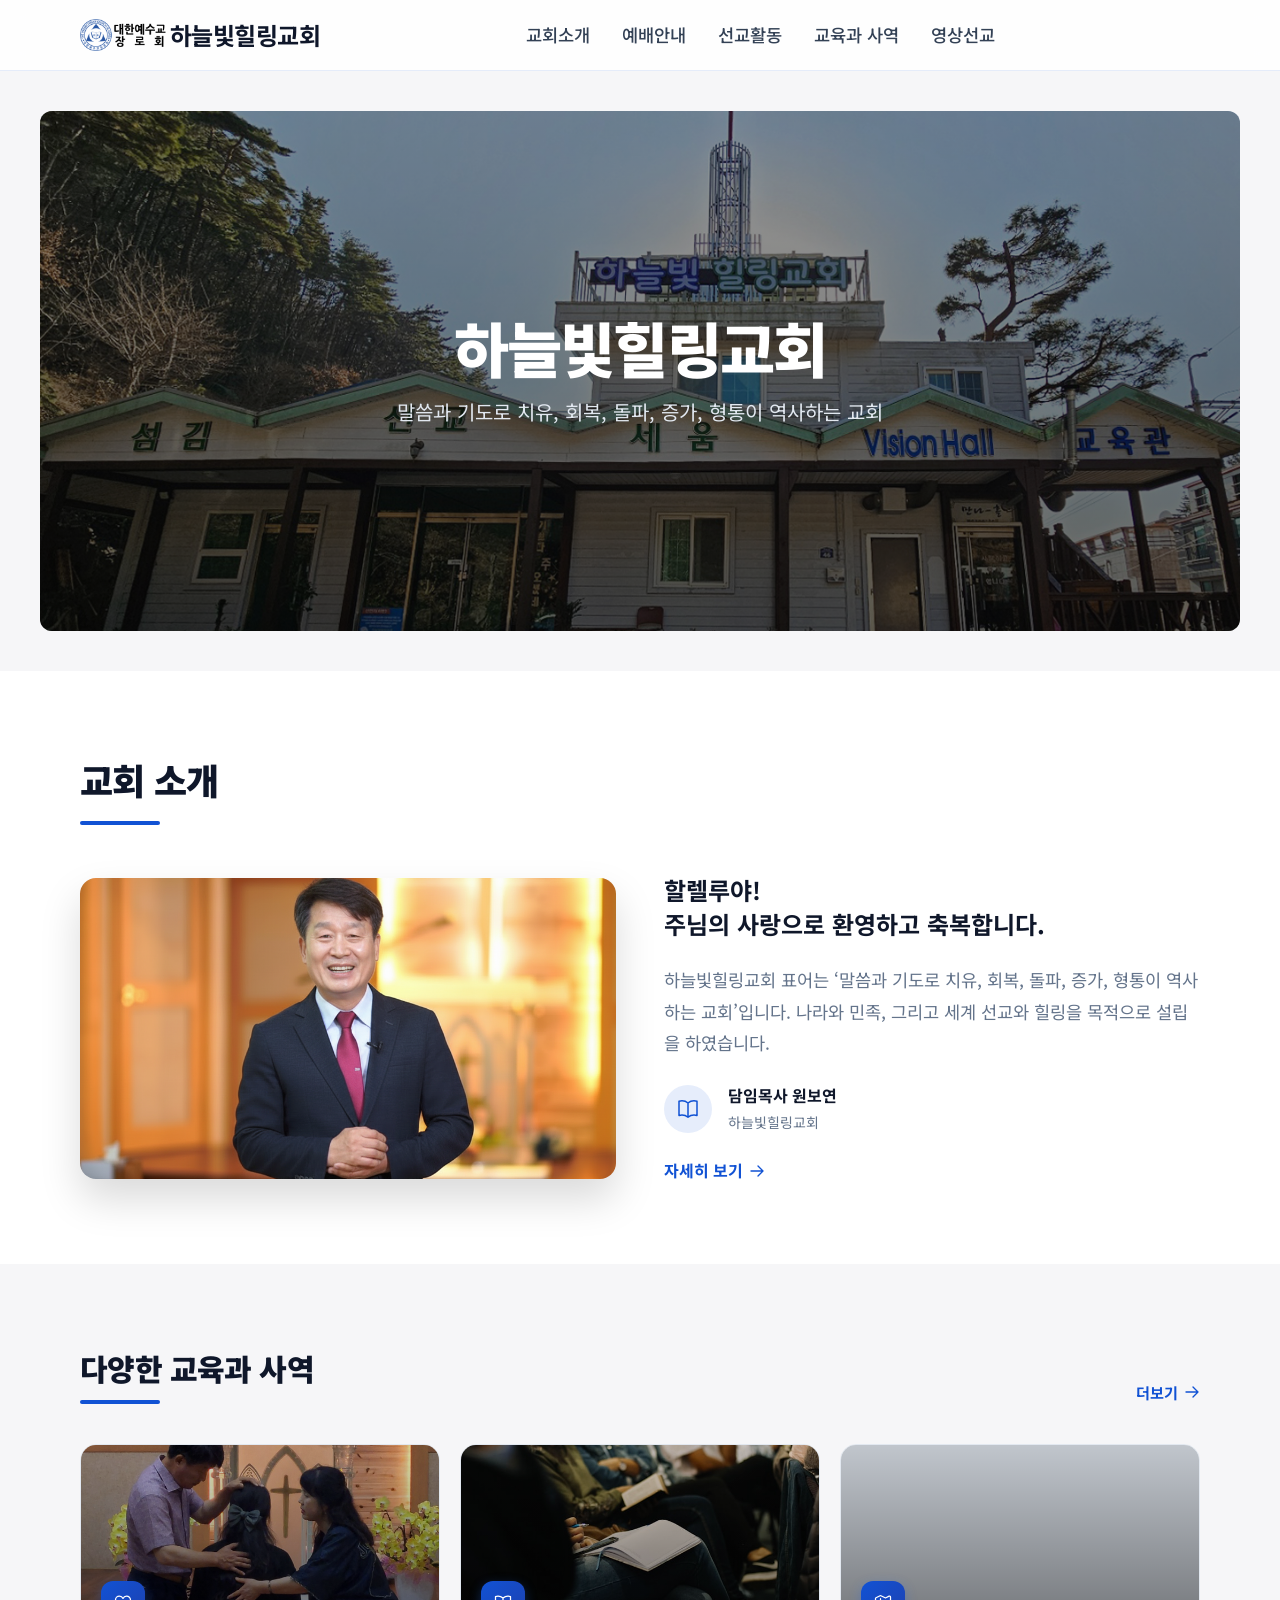
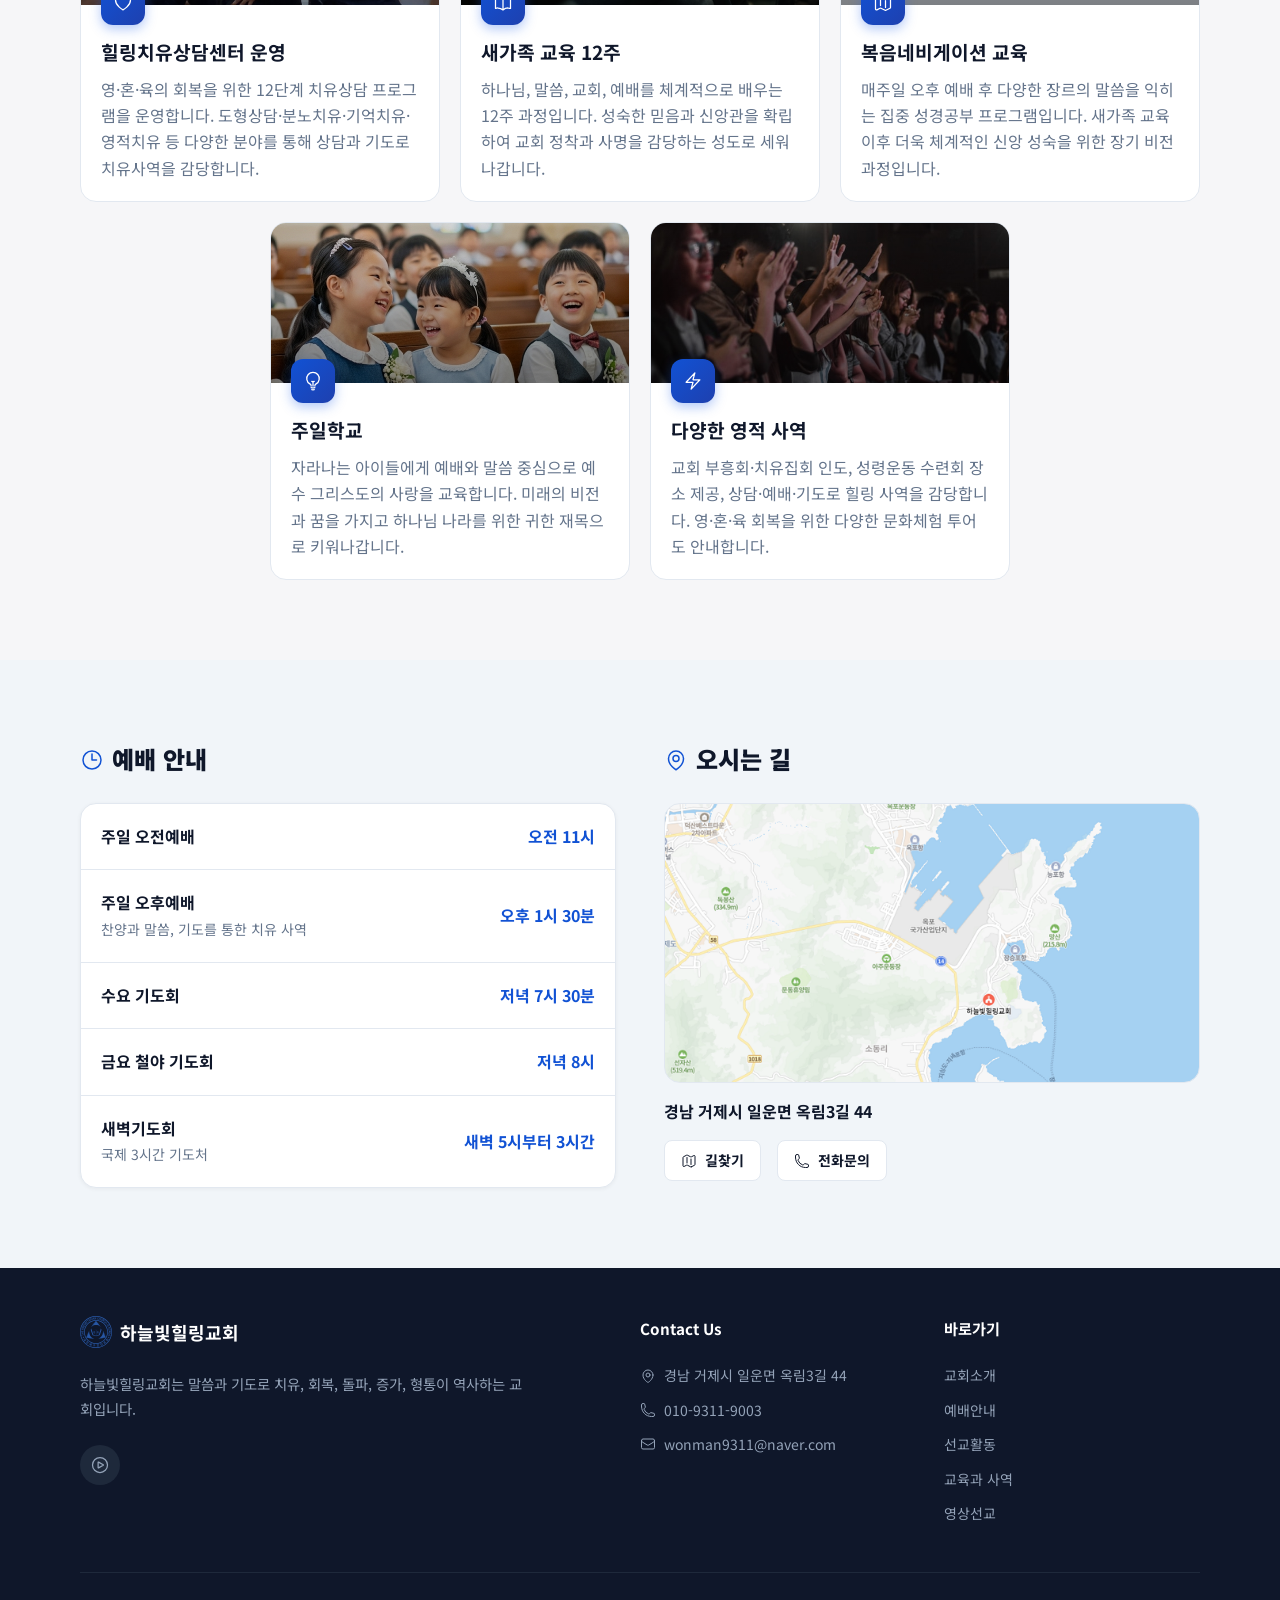
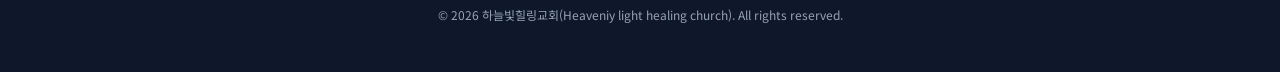
<file: index.html>
<!DOCTYPE html>
<html lang="ko">
<head>
  <meta charset="UTF-8" />
  <meta name="viewport" content="width=device-width, initial-scale=1.0" />
  <meta http-equiv="X-UA-Compatible" content="IE=edge">
  <title>하늘빛힐링교회</title>
  <meta name="description" content="거제 하늘빛힐링교회입니다. 주님의 사랑으로 환영하고 축복합니다.">
  <meta name="keywords" content="거제교회, 12단계 치유상담, 복음네비게이션, 부흥회, 세계선교">
  <meta name="author" content="하늘빛힐링교회">
  <meta name="robots" content="index, follow, max-snippet:-1, max-image-preview:large, max-video-preview:-1">
  <link rel="canonical" href="https://hlhc.co.kr/index.html">
  
  <!-- 오픈 그래프 태그 (소셜 미디어) -->
   <meta property="og:locale" content="ko_KR">
   <meta property="og:type" content="website">
   <meta property="og:title" content="하늘빛힐링교회">
   <meta property="og:description" content="거제 하늘빛힐링교회입니다. 주님의 사랑으로 환영하고 축복합니다.">
   <meta property="og:url" content="https://hlhc.co.kr/index.html">
   <meta property="og:site_name" content="하늘빛힐링교회">
  
   <!-- 보안 헤더 -->
   <meta http-equiv="X-Content-Type-Options" content="nosniff">
   <meta http-equiv="X-Frame-Options" content="SAMEORIGIN">
   <meta http-equiv="X-XSS-Protection" content="1; mode=block">

  <link rel="stylesheet" href="style.css" />
  <style>
    .mp-grid {
      display: grid;
      gap: 1.25rem;
      grid-template-columns: 1fr;
    }
    @media (min-width: 640px) {
      .mp-grid { grid-template-columns: repeat(2, 1fr); }
    }
    @media (min-width: 1024px) {
      .mp-grid { grid-template-columns: repeat(6, 1fr); }
      .mp-card:nth-child(1) { grid-column: span 2; }
      .mp-card:nth-child(2) { grid-column: span 2; }
      .mp-card:nth-child(3) { grid-column: span 2; }
      .mp-card:nth-child(4) { grid-column: 2 / span 2; }
      .mp-card:nth-child(5) { grid-column: 4 / span 2; }
    }
    .mp-card {
      background-color: var(--surface);
      border: 1px solid var(--border);
      border-radius: 1rem;
      overflow: hidden;
      display: flex;
      flex-direction: column;
      transition: transform 0.2s, box-shadow 0.2s;
    }
    .mp-card:hover { transform: translateY(-4px); box-shadow: 0 8px 24px rgba(0,0,0,0.1); }
    .mp-thumb {
      position: relative;
      height: 160px;
      background-size: cover;
      background-position: center;
      background-color: var(--slate-200);
    }
    .mp-thumb-overlay {
      position: absolute;
      inset: 0;
      background: linear-gradient(to bottom, rgba(0,0,0,0.15) 0%, rgba(0,0,0,0.45) 100%);
    }
    .mp-icon {
      position: absolute;
      bottom: -1.25rem;
      left: 1.25rem;
      width: 2.75rem;
      height: 2.75rem;
      border-radius: 0.75rem;
      background: linear-gradient(135deg, var(--primary) 0%, #1e40af 100%);
      color: #fff;
      display: flex;
      align-items: center;
      justify-content: center;
      box-shadow: 0 4px 12px rgba(37,99,235,0.35);
    }
    .mp-icon svg { width: 1.25rem; height: 1.25rem; }
    .mp-body { padding: 2rem 1.25rem 1.25rem; flex: 1; display: flex; flex-direction: column; gap: 0.5rem; }
    .mp-body h4 { font-size: 1.2rem; font-weight: 700; color: var(--fg); }
    .mp-body p { font-size: 1rem; color: var(--fg-muted); line-height: 1.65; flex: 1; }
    .mp-link {
      display: inline-flex;
      align-items: center;
      gap: 0.3rem;
      font-size: 0.85rem;
      font-weight: 700;
      color: var(--primary);
      margin-top: 0.25rem;
    }
    .mp-link svg { width: 0.9rem; height: 0.9rem; }
  </style>
</head>
<body>

<!-- ===== HEADER ===== -->
<header class="site-header" id="site-header"></header>

<main>

  <!-- ===== HERO ===== -->
  <div class="hero-wrapper">
    <div class="hero" style="background-image: url('./source/church.png');">
      <div class="hero-overlay"></div>
      <div class="hero-content">
        <h1>하늘빛힐링교회</h1>
        <p>말씀과 기도로 치유, 회복, 돌파, 증가, 형통이 역사하는 교회</p>
      </div>
    </div>
  </div>

  <!-- ===== ABOUT PREVIEW ===== -->
  <section class="section bg-surface">
    <div class="section-inner">
      <div class="section-header">
        <h3>교회 소개</h3>
        <div class="section-header-bar"></div>
      </div>
      <div class="about-grid">
        <div class="about-img anim from-left"
          style="background-image: url('./source/won.png');"></div>
        <div class="about-text anim from-right anim-delay-2">
          <h4>할렐루야!<br>주님의 사랑으로 환영하고 축복합니다.</h4>
          <p>하늘빛힐링교회 표어는 ‘말씀과 기도로 치유, 회복, 돌파, 증가, 형통이 역사하는 교회’입니다. 나라와 민족, 그리고 세계 선교와 힐링을 목적으로 설립을 하였습니다.</p>
          <div class="pastor-info">
            <div class="pastor-icon">
              <svg xmlns="http://www.w3.org/2000/svg" fill="none" viewBox="0 0 24 24" stroke-width="1.5" stroke="currentColor">
                <path stroke-linecap="round" stroke-linejoin="round" d="M12 6.042A8.967 8.967 0 006 3.75c-1.052 0-2.062.18-3 .512v14.25A8.987 8.987 0 016 18c2.305 0 4.408.867 6 2.292m0-14.25a8.966 8.966 0 016-2.292c1.052 0 2.062.18 3 .512v14.25A8.987 8.987 0 0018 18a8.967 8.967 0 00-6 2.292m0-14.25v14.25" />
              </svg>
            </div>
            <div>
              <strong>담임목사 원보연</strong>
              <span>하늘빛힐링교회</span>
            </div>
          </div>
          <div>
            <a href="about.html" style="display:inline-flex;align-items:center;gap:.35rem;color:var(--primary);font-weight:700;">
              자세히 보기
              <svg xmlns="http://www.w3.org/2000/svg" width="16" height="16" fill="none" viewBox="0 0 24 24" stroke-width="2" stroke="currentColor"><path stroke-linecap="round" stroke-linejoin="round" d="M13.5 4.5L21 12m0 0l-7.5 7.5M21 12H3" /></svg>
            </a>
          </div>
        </div>
      </div>
    </div>
  </section>

  <!-- ===== MINISTRY ===== -->
  <section class="section">
    <div class="section-inner">
      <div class="section-header-row">
        <div>
          <h3>다양한 교육과 사역</h3>
          <div class="section-header-bar" style="margin-top:.5rem;"></div>
        </div>
        <a href="ministry.html" style="display:flex;align-items:center;gap:.35rem;color:var(--primary);font-weight:700;font-size:.95rem;white-space:nowrap;">
          더보기
          <svg xmlns="http://www.w3.org/2000/svg" width="16" height="16" fill="none" viewBox="0 0 24 24" stroke-width="2" stroke="currentColor"><path stroke-linecap="round" stroke-linejoin="round" d="M13.5 4.5L21 12m0 0l-7.5 7.5M21 12H3" /></svg>
        </a>
      </div>

      <div class="mp-grid">

        <!-- 1. 힐링치유상담센터 -->
        <div class="mp-card anim">
          <div class="mp-thumb" style="background-image: url('./source/min01.png');">
            <div class="mp-thumb-overlay"></div>
            <div class="mp-icon">
              <svg xmlns="http://www.w3.org/2000/svg" fill="none" viewBox="0 0 24 24" stroke-width="1.5" stroke="currentColor"><path stroke-linecap="round" stroke-linejoin="round" d="M21 8.25c0-2.485-2.099-4.5-4.688-4.5-1.935 0-3.597 1.126-4.312 2.733-.715-1.607-2.377-2.733-4.313-2.733C5.1 3.75 3 5.765 3 8.25c0 7.22 9 12 9 12s9-4.78 9-12z" /></svg>
            </div>
          </div>
          <div class="mp-body">
            <h4>힐링치유상담센터 운영</h4>
            <p>영·혼·육의 회복을 위한 12단계 치유상담 프로그램을 운영합니다. 도형상담·분노치유·기억치유·영적치유 등 다양한 분야를 통해 상담과 기도로 치유사역을 감당합니다.</p>
            </div>
        </div>

        <!-- 2. 새가족 교육 -->
        <div class="mp-card anim anim-delay-1">
          <div class="mp-thumb" style="background-image: url('./source/min02.jpg');">
            <div class="mp-thumb-overlay"></div>
            <div class="mp-icon">
              <svg xmlns="http://www.w3.org/2000/svg" fill="none" viewBox="0 0 24 24" stroke-width="1.5" stroke="currentColor"><path stroke-linecap="round" stroke-linejoin="round" d="M12 6.042A8.967 8.967 0 006 3.75c-1.052 0-2.062.18-3 .512v14.25A8.987 8.987 0 016 18c2.305 0 4.408.867 6 2.292m0-14.25a8.966 8.966 0 016-2.292c1.052 0 2.062.18 3 .512v14.25A8.987 8.987 0 0118 18a8.967 8.967 0 00-6 2.292m0-14.25v14.25" /></svg>
            </div>
          </div>
          <div class="mp-body">
            <h4>새가족 교육 12주</h4>
            <p>하나님, 말씀, 교회, 예배를 체계적으로 배우는 12주 과정입니다. 성숙한 믿음과 신앙관을 확립하여 교회 정착과 사명을 감당하는 성도로 세워나갑니다.</p>
            </div>
        </div>

        <!-- 3. 복음네비게이션 -->
        <div class="mp-card anim anim-delay-2">
          <div class="mp-thumb" style="background-image: url('https://lh3.googleusercontent.com/aida-public/[base64]');">
            <div class="mp-thumb-overlay"></div>
            <div class="mp-icon">
              <svg xmlns="http://www.w3.org/2000/svg" fill="none" viewBox="0 0 24 24" stroke-width="1.5" stroke="currentColor"><path stroke-linecap="round" stroke-linejoin="round" d="M9 6.75V15m6-6v8.25m.503 3.498l4.875-2.437c.381-.19.622-.58.622-1.006V4.82c0-.836-.88-1.38-1.628-1.006l-3.869 1.934c-.317.159-.69.159-1.006 0L9.503 3.252a1.125 1.125 0 00-1.006 0L3.622 5.689C3.24 5.88 3 6.27 3 6.695V19.18c0 .836.88 1.38 1.628 1.006l3.869-1.934c.317-.159.69-.159 1.006 0l4.994 2.497c.317.158.69.158 1.006 0z" /></svg>
            </div>
          </div>
          <div class="mp-body">
            <h4>복음네비게이션 교육</h4>
            <p>매주일 오후 예배 후 다양한 장르의 말씀을 익히는 집중 성경공부 프로그램입니다. 새가족 교육 이후 더욱 체계적인 신앙 성숙을 위한 장기 비전 과정입니다.</p>
            </div>
        </div>

        <!-- 4. 주일학교 -->
        <div class="mp-card anim anim-delay-1">
          <div class="mp-thumb" style="background-image: url('./source/min04.jpeg');">
            <div class="mp-thumb-overlay"></div>
            <div class="mp-icon">
              <svg xmlns="http://www.w3.org/2000/svg" fill="none" viewBox="0 0 24 24" stroke-width="1.5" stroke="currentColor"><path stroke-linecap="round" stroke-linejoin="round" d="M12 18v-5.25m0 0a6.01 6.01 0 001.5-.189m-1.5.189a6.01 6.01 0 01-1.5-.189m3.75 7.478a12.06 12.06 0 01-4.5 0m3.75 2.383a14.406 14.406 0 01-3 0M14.25 18v-.192c0-.983.658-1.823 1.508-2.316a7.5 7.5 0 10-7.517 0c.85.493 1.509 1.333 1.509 2.316V18" /></svg>
            </div>
          </div>
          <div class="mp-body">
            <h4>주일학교</h4>
            <p>자라나는 아이들에게 예배와 말씀 중심으로 예수 그리스도의 사랑을 교육합니다. 미래의 비전과 꿈을 가지고 하나님 나라를 위한 귀한 재목으로 키워나갑니다.</p>
            </div>
        </div>

        <!-- 5. 다양한 영적 사역 -->
        <div class="mp-card anim anim-delay-2">
          <div class="mp-thumb" style="background-image: url('./source/min05.jpg');">
            <div class="mp-thumb-overlay"></div>
            <div class="mp-icon">
              <svg xmlns="http://www.w3.org/2000/svg" fill="none" viewBox="0 0 24 24" stroke-width="1.5" stroke="currentColor"><path stroke-linecap="round" stroke-linejoin="round" d="M3.75 13.5l10.5-11.25L12 10.5h8.25L9.75 21.75 12 13.5H3.75z" /></svg>
            </div>
          </div>
          <div class="mp-body">
            <h4>다양한 영적 사역</h4>
            <p>교회 부흥회·치유집회 인도, 성령운동 수련회 장소 제공, 상담·예배·기도로 힐링 사역을 감당합니다. 영·혼·육 회복을 위한 다양한 문화체험 투어도 안내합니다.</p>
            </div>
        </div>

      </div>
    </div>
  </section>

  <!-- ===== WORSHIP INFO ===== -->
  <section class="section bg-surface-2">
    <div class="section-inner">
      <div class="worship-grid">
        <div class="anim">
          <h3 class="worship-title">
            <svg xmlns="http://www.w3.org/2000/svg" fill="none" viewBox="0 0 24 24" stroke-width="1.5" stroke="currentColor"><path stroke-linecap="round" stroke-linejoin="round" d="M12 6v6h4.5m4.5 0a9 9 0 11-18 0 9 9 0 0118 0z" /></svg>
            예배 안내
          </h3>
          <div class="worship-table">
            <div class="worship-row">
              <div class="worship-row-left"><strong>주일 오전예배</strong></div>
              <span class="worship-time">오전 11시</span>
            </div>
            <div class="worship-row">
              <div class="worship-row-left"><strong>주일 오후예배</strong><span>찬양과 말씀, 기도를 통한 치유 사역</span></div>
              <span class="worship-time">오후 1시 30분</span>
            </div>
            <div class="worship-row">
              <div class="worship-row-left"><strong>수요 기도회</strong></div>
              <span class="worship-time">저녁 7시 30분</span>
            </div>
            <div class="worship-row">
              <div class="worship-row-left"><strong>금요 철야 기도회</strong></div>
              <span class="worship-time">저녁 8시</span>
            </div>
            <div class="worship-row">
              <div class="worship-row-left"><strong>새벽기도회</strong><span>국제 3시간 기도처</span></div>
              <span class="worship-time">새벽 5시부터 3시간</span>
            </div>
          </div>
        </div>
        <div class="anim anim-delay-2">
          <h3 class="worship-title">
            <svg xmlns="http://www.w3.org/2000/svg" fill="none" viewBox="0 0 24 24" stroke-width="1.5" stroke="currentColor"><path stroke-linecap="round" stroke-linejoin="round" d="M15 10.5a3 3 0 11-6 0 3 3 0 016 0z" /><path stroke-linecap="round" stroke-linejoin="round" d="M19.5 10.5c0 7.142-7.5 11.25-7.5 11.25S4.5 17.642 4.5 10.5a7.5 7.5 0 1115 0z" /></svg>
            오시는 길
          </h3>
          <div class="map-container" style="background-image: url('./source/map.png');">
          </div>
          <div class="address">
            <p class="address-line">경남 거제시 일운면 옥림3길 44</p>
            <div class="address-btns">
              <a href="https://map.naver.com/p/search/경남%20거제시%20일운면%20옥림3길%2044" target="_blank" class="btn-outline">
                <svg xmlns="http://www.w3.org/2000/svg" width="16" height="16" fill="none" viewBox="0 0 24 24" stroke-width="1.5" stroke="currentColor">
                  <path stroke-linecap="round" stroke-linejoin="round" d="M9 6.75V15m6-6v8.25m.503 3.498l4.875-2.437c.381-.19.622-.58.622-1.006V4.82c0-.836-.88-1.38-1.628-1.006l-3.869 1.934c-.317.159-.69.159-1.006 0L9.503 3.252a1.125 1.125 0 00-1.006 0L3.622 5.689C3.24 5.88 3 6.27 3 6.695V19.18c0 .836.88 1.38 1.628 1.006l3.869-1.934c.317-.159.69-.159 1.006 0l4.994 2.497c.317.158.69.158 1.006 0z" />
                </svg>
                길찾기
              </a>
              <a href="tel:010-9311-9003" class="btn-outline">
                <svg xmlns="http://www.w3.org/2000/svg" width="16" height="16" fill="none" viewBox="0 0 24 24" stroke-width="1.5" stroke="currentColor">
                  <path stroke-linecap="round" stroke-linejoin="round" d="M2.25 6.75c0 8.284 6.716 15 15 15h2.25a2.25 2.25 0 002.25-2.25v-1.372c0-.516-.351-.966-.852-1.091l-4.423-1.106c-.44-.11-.902.055-1.173.417l-.97 1.293c-.282.376-.769.542-1.21.38a12.035 12.035 0 01-7.143-7.143c-.162-.441.004-.928.38-1.21l1.293-.97c.363-.271.527-.734.417-1.173L6.963 3.102a1.125 1.125 0 00-1.091-.852H4.5A2.25 2.25 0 002.25 4.5v2.25z" />
                </svg>
                전화문의
              </a>
            </div>
          </div>
        </div>
      </div>
    </div>
  </section>

</main>

<!-- ===== FOOTER ===== -->
<footer class="site-footer" id="site-footer"></footer>

<script src="components.js"></script>
<script src="main.js"></script>
</body>
</html>
</file>
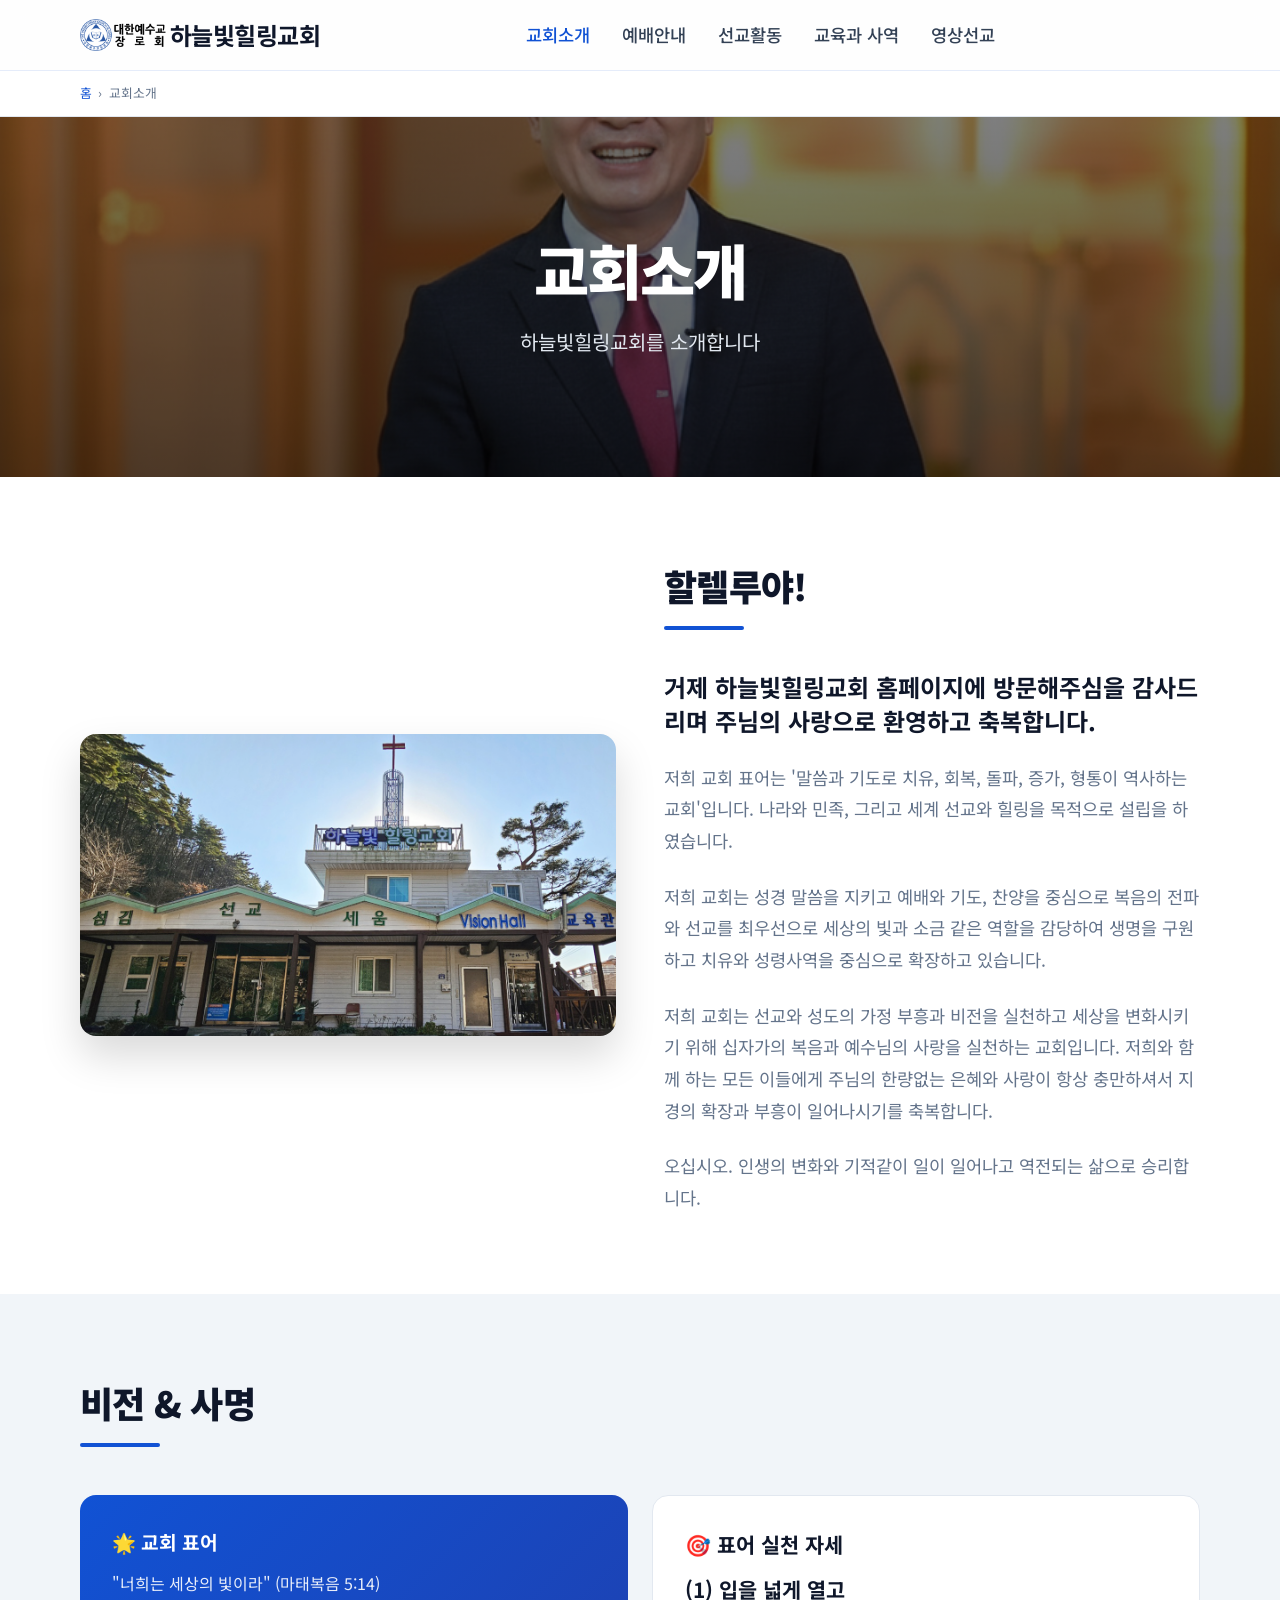
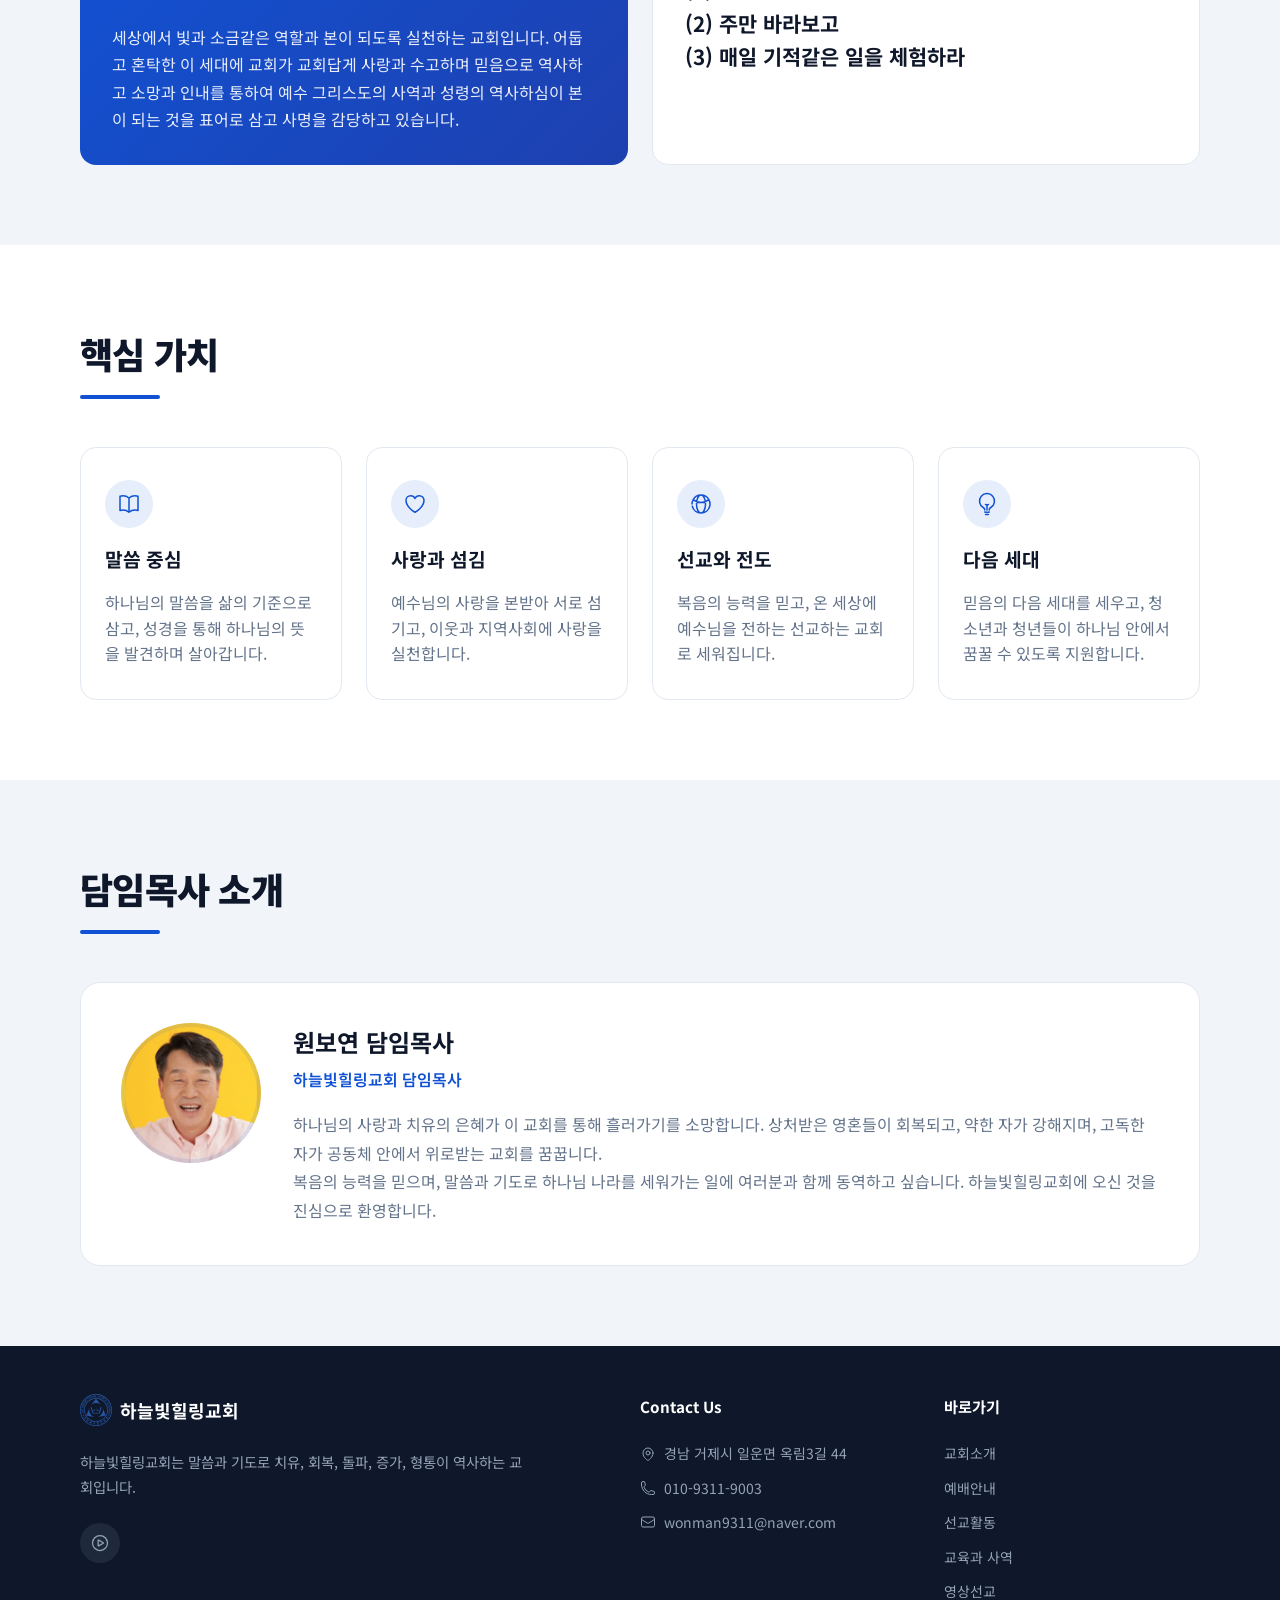
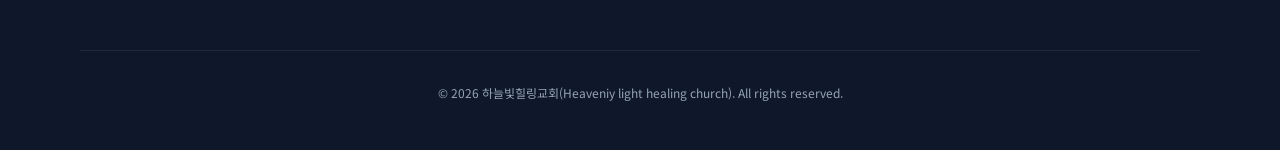
<file: about.html>
<!DOCTYPE html>
<html lang="ko">
<head>
  <meta charset="UTF-8" />
  <meta name="viewport" content="width=device-width, initial-scale=1.0" />
  <title>교회소개 | 하늘빛힐링교회</title>
  <link rel="stylesheet" href="style.css" />
  <style>
    .pastor-card {
      background-color: var(--surface);
      border: 1px solid var(--border);
      border-radius: 1.25rem;
      padding: 2.5rem;
      display: flex;
      gap: 2rem;
      align-items: flex-start;
      flex-wrap: wrap;
    }
    .pastor-photo {
      width: 140px;
      height: 140px;
      border-radius: 50%;
      background-color: var(--slate-200);
      background-size: cover;
      background-position: center;
      flex-shrink: 0;
      border: 4px solid var(--primary-light);
    }
    .pastor-body { flex: 1; min-width: 200px; }
    .pastor-body h4 { font-size: 1.5rem; font-weight: 700; color: var(--fg); margin-bottom: 0.25rem; }
    .pastor-body .pastor-role { color: var(--primary); font-weight: 600; margin-bottom: 1rem; }
    .pastor-body p { color: var(--fg-muted); line-height: 1.8; }
    .timeline { display: flex; flex-direction: column; gap: 0; }
    .timeline-item { display: flex; gap: 1.5rem; position: relative; padding-bottom: 2rem; }
    .timeline-item:last-child { padding-bottom: 0; }
    .timeline-left { display: flex; flex-direction: column; align-items: center; flex-shrink: 0; width: 60px; }
    .timeline-year { font-size: 0.8rem; font-weight: 700; color: var(--primary); white-space: nowrap; }
    .timeline-dot { width: 12px; height: 12px; border-radius: 50%; background-color: var(--primary); margin: 0.5rem 0; flex-shrink: 0; }
    .timeline-line { flex: 1; width: 2px; background-color: var(--border); }
    .timeline-item:last-child .timeline-line { display: none; }
    .timeline-content { padding-top: 0.2rem; }
    .timeline-content h5 { font-weight: 700; color: var(--fg); margin-bottom: 0.25rem; }
    .timeline-content p { font-size: 0.9rem; color: var(--fg-muted); line-height: 1.6; }
    .vision-cards { display: grid; gap: 1.5rem; }
    @media (min-width: 768px) { .vision-cards { grid-template-columns: 1fr 1fr; } }
    .vision-card {
      background: linear-gradient(135deg, var(--primary) 0%, #1e40af 100%);
      color: #fff;
      border-radius: 1rem;
      padding: 2rem;
    }
    .vision-card h4 { font-size: 1.2rem; font-weight: 700; margin-bottom: 0.75rem; }
    .vision-card p { font-size: 1rem; opacity: 0.9; line-height: 1.7; }
    .mission-card {
      background-color: var(--surface);
      border: 1px solid var(--border);
      border-radius: 1rem;
      padding: 2rem;
    }
    .mission-card h4 { font-size: 1.3rem; font-weight: 700; margin-bottom: 0.75rem; color: var(--fg); }
    .mission-card p { font-size: 1rem; color: var(--fg-muted); line-height: 1.7; }
  </style>
</head>
<body>

<!-- ===== HEADER ===== -->
<header class="site-header" id="site-header"></header>

<!-- Breadcrumb -->
<div class="breadcrumb">
  <a href="index.html">홈</a><span>›</span>교회소개
</div>

<main>

  <!-- ===== PAGE HERO ===== -->
  <div class="page-hero" style="background-image: url('./source/won.png');">
    <div class="page-hero-content hero-content">
      <h1>교회소개</h1>
      <p>하늘빛힐링교회를 소개합니다</p>
    </div>
  </div>

  <!-- ===== WELCOME ===== -->
  <section class="section bg-surface">
    <div class="section-inner">
      <div class="about-grid">
        <div class="about-img anim from-left"
          style="background-image: url('./source/church.png');"></div>
        <div class="about-text anim from-right anim-delay-2">
          <div class="section-header" style="margin-bottom:1rem;">
            <h3>할렐루야!</h3>
            <div class="section-header-bar"></div>
          </div>
          <h4>거제 하늘빛힐링교회 홈페이지에 방문해주심을 감사드리며 주님의 사랑으로 환영하고 축복합니다.</h4>
          <p>저희 교회 표어는 '말씀과 기도로 치유, 회복, 돌파, 증가, 형통이 역사하는 교회'입니다. 나라와 민족, 그리고 세계 선교와 힐링을 목적으로 설립을 하였습니다.</p>
          <p>저희 교회는 성경 말씀을 지키고 예배와 기도, 찬양을 중심으로 복음의 전파와 선교를 최우선으로 세상의 빛과 소금 같은 역할을 감당하여 생명을 구원하고 치유와 성령사역을 중심으로 확장하고 있습니다.</p>
          <p>저희 교회는 선교와 성도의 가정 부흥과 비전을 실천하고 세상을 변화시키기 위해 십자가의 복음과 예수님의 사랑을 실천하는 교회입니다. 저희와 함께 하는 모든 이들에게 주님의 한량없는 은혜와 사랑이 항상 충만하셔서 지경의 확장과 부흥이 일어나시기를 축복합니다.</p>
          <p>오십시오. 인생의 변화와 기적같이 일이 일어나고 역전되는 삶으로 승리합니다.</p>
        </div>
      </div>
    </div>
  </section>

  <!-- ===== VISION & MISSION ===== -->
  <section class="section bg-surface-2">
    <div class="section-inner">
      <div class="section-header anim">
        <h3>비전 &amp; 사명</h3>
        <div class="section-header-bar"></div>
      </div>
      <div class="vision-cards anim anim-delay-1">
        <div class="vision-card">
          <h4>🌟 교회 표어</h4>
          <p>"너희는 세상의 빛이라" (마태복음 5:14)<br><br>세상에서 빛과 소금같은 역할과 본이 되도록 실천하는 교회입니다. 어둡고 혼탁한 이 세대에 교회가 교회답게 사랑과 수고하며 믿음으로 역사하고 소망과 인내를 통하여 예수 그리스도의 사역과 성령의 역사하심이 본이 되는 것을 표어로 삼고 사명을 감당하고 있습니다.</p>
        </div>
        <div class="mission-card">
          <h4>🎯 표어 실천 자세</h4>
          <h4>
            (1) 입을 넓게 열고<br>
            (2) 주만 바라보고<br>
            (3) 매일 기적같은 일을 체험하라
          </h4>
        </div>
      </div>
    </div>
  </section>

  <!-- ===== CORE VALUES ===== -->
  <section class="section bg-surface">
    <div class="section-inner">
      <div class="section-header anim">
        <h3>핵심 가치</h3>
        <div class="section-header-bar"></div>
      </div>
      <div class="value-grid">
        <div class="value-card anim">
          <div class="value-icon">
            <svg xmlns="http://www.w3.org/2000/svg" fill="none" viewBox="0 0 24 24" stroke-width="1.5" stroke="currentColor"><path stroke-linecap="round" stroke-linejoin="round" d="M12 6.042A8.967 8.967 0 006 3.75c-1.052 0-2.062.18-3 .512v14.25A8.987 8.987 0 016 18c2.305 0 4.408.867 6 2.292m0-14.25a8.966 8.966 0 016-2.292c1.052 0 2.062.18 3 .512v14.25A8.987 8.987 0 0018 18a8.967 8.967 0 00-6 2.292m0-14.25v14.25" /></svg>
          </div>
          <h4>말씀 중심</h4>
          <p>하나님의 말씀을 삶의 기준으로 삼고, 성경을 통해 하나님의 뜻을 발견하며 살아갑니다.</p>
        </div>
        <div class="value-card anim anim-delay-1">
          <div class="value-icon">
            <svg xmlns="http://www.w3.org/2000/svg" fill="none" viewBox="0 0 24 24" stroke-width="1.5" stroke="currentColor"><path stroke-linecap="round" stroke-linejoin="round" d="M21 8.25c0-2.485-2.099-4.5-4.688-4.5-1.935 0-3.597 1.126-4.312 2.733-.715-1.607-2.377-2.733-4.313-2.733C5.1 3.75 3 5.765 3 8.25c0 7.22 9 12 9 12s9-4.78 9-12z" /></svg>
          </div>
          <h4>사랑과 섬김</h4>
          <p>예수님의 사랑을 본받아 서로 섬기고, 이웃과 지역사회에 사랑을 실천합니다.</p>
        </div>
        <div class="value-card anim anim-delay-2">
          <div class="value-icon">
            <svg xmlns="http://www.w3.org/2000/svg" fill="none" viewBox="0 0 24 24" stroke-width="1.5" stroke="currentColor"><path stroke-linecap="round" stroke-linejoin="round" d="M12 21a9.004 9.004 0 008.716-6.747M12 21a9.004 9.004 0 01-8.716-6.747M12 21c2.485 0 4.5-4.03 4.5-9S14.485 3 12 3m0 18c-2.485 0-4.5-4.03-4.5-9S9.515 3 12 3m0 0a8.997 8.997 0 017.843 4.582M12 3a8.997 8.997 0 00-7.843 4.582m15.686 0A11.953 11.953 0 0112 10.5c-2.998 0-5.74-1.1-7.843-2.918m15.686 0A8.959 8.959 0 0121 12c0 .778-.099 1.533-.284 2.253M3 12a8.959 8.959 0 011.284-4.418" /></svg>
          </div>
          <h4>선교와 전도</h4>
          <p>복음의 능력을 믿고, 온 세상에 예수님을 전하는 선교하는 교회로 세워집니다.</p>
        </div>
        <div class="value-card anim anim-delay-3">
          <div class="value-icon">
            <svg xmlns="http://www.w3.org/2000/svg" fill="none" viewBox="0 0 24 24" stroke-width="1.5" stroke="currentColor"><path stroke-linecap="round" stroke-linejoin="round" d="M12 18v-5.25m0 0a6.01 6.01 0 001.5-.189m-1.5.189a6.01 6.01 0 01-1.5-.189m3.75 7.478a12.06 12.06 0 01-4.5 0m3.75 2.383a14.406 14.406 0 01-3 0M14.25 18v-.192c0-.983.658-1.823 1.508-2.316a7.5 7.5 0 10-7.517 0c.85.493 1.509 1.333 1.509 2.316V18" /></svg>
          </div>
          <h4>다음 세대</h4>
          <p>믿음의 다음 세대를 세우고, 청소년과 청년들이 하나님 안에서 꿈꿀 수 있도록 지원합니다.</p>
        </div>
      </div>
    </div>
  </section>

  <!-- ===== PASTOR ===== -->
  <section class="section bg-surface-2">
    <div class="section-inner">
      <div class="section-header anim">
        <h3>담임목사 소개</h3>
        <div class="section-header-bar"></div>
      </div>
      <div class="pastor-card anim anim-delay-1">
        <div class="pastor-photo" style="background-image: url('./source/won1.png');"></div>
        <div class="pastor-body">
          <h4>원보연 담임목사</h4>
          <p class="pastor-role">하늘빛힐링교회 담임목사</p>
          <p>하나님의 사랑과 치유의 은혜가 이 교회를 통해 흘러가기를 소망합니다. 상처받은 영혼들이 회복되고, 약한 자가 강해지며, 고독한 자가 공동체 안에서 위로받는 교회를 꿈꿉니다.</p>
          <p>복음의 능력을 믿으며, 말씀과 기도로 하나님 나라를 세워가는 일에 여러분과 함께 동역하고 싶습니다. 하늘빛힐링교회에 오신 것을 진심으로 환영합니다.</p>
        </div>
      </div>
    </div>
  </section>

</main>

<!-- ===== FOOTER ===== -->
<footer class="site-footer" id="site-footer"></footer>

<script src="components.js"></script>
<script src="main.js"></script>
</body>
</html>
</file>
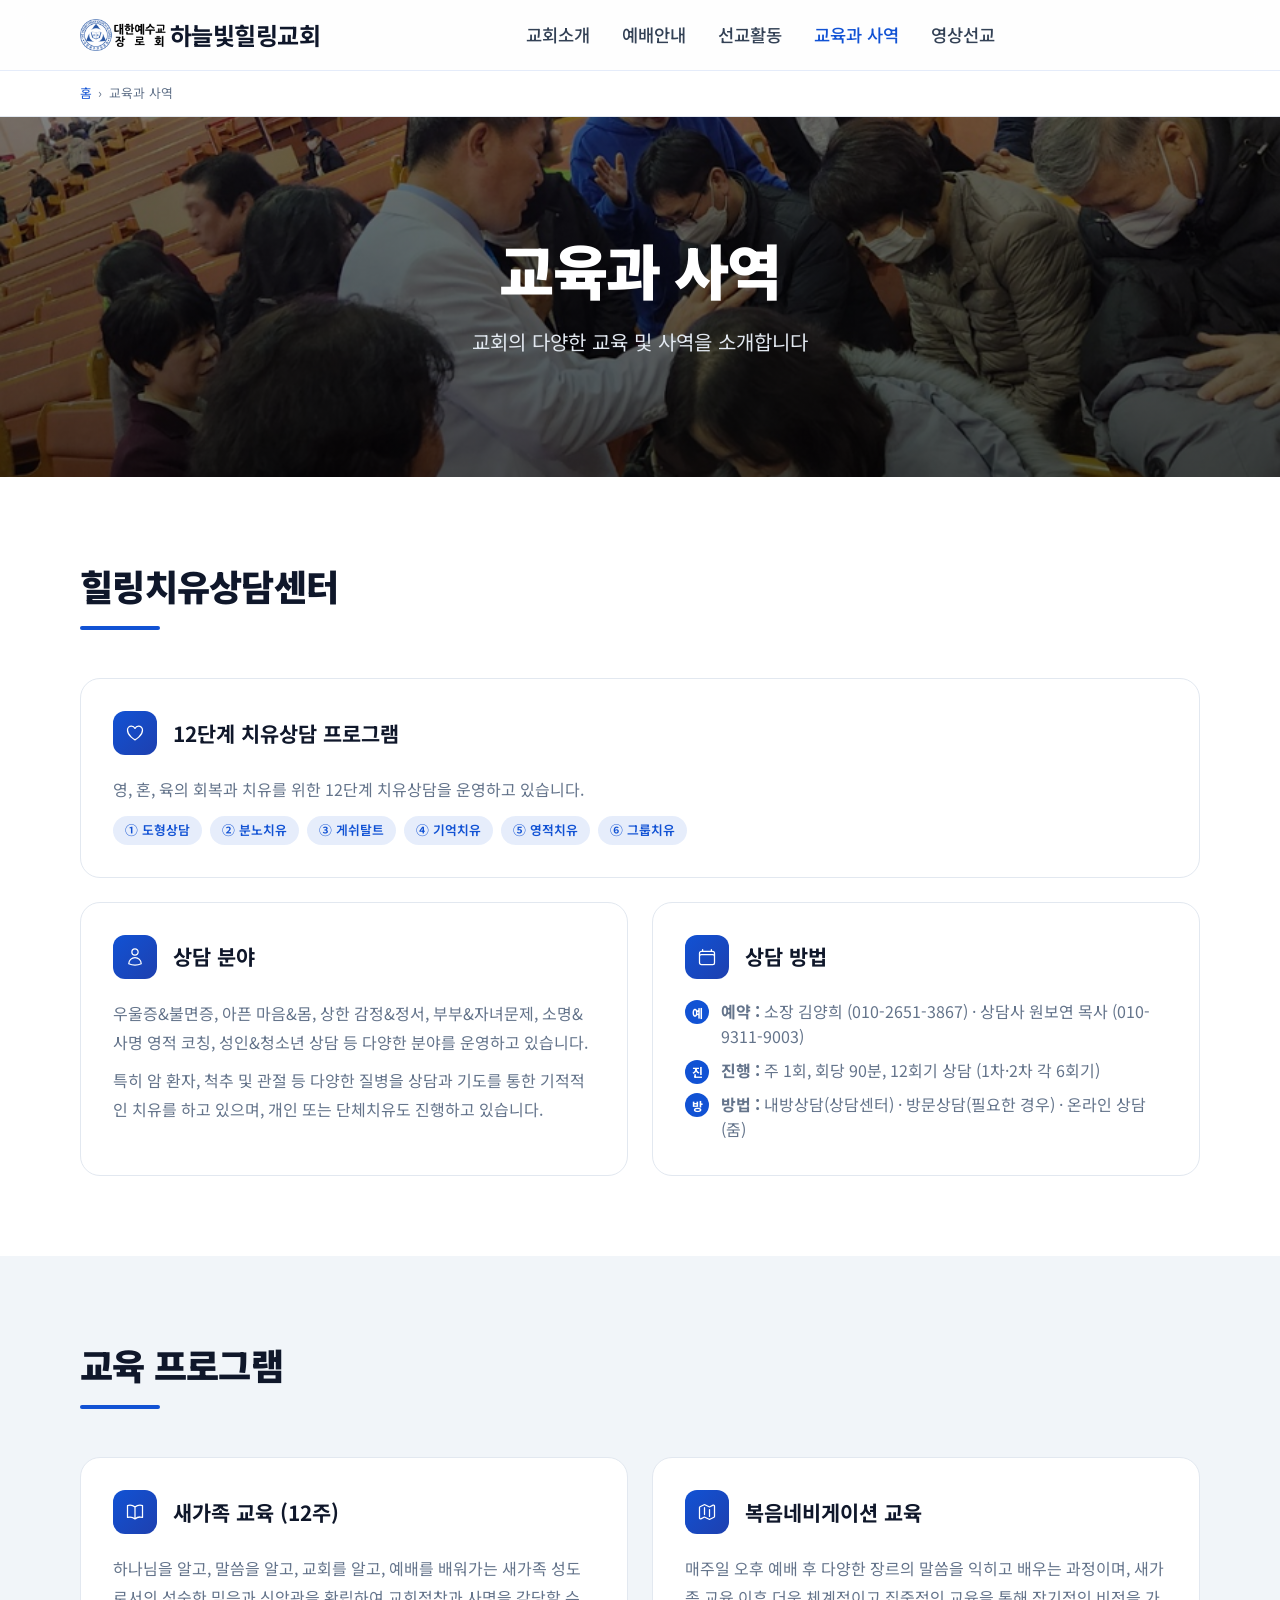
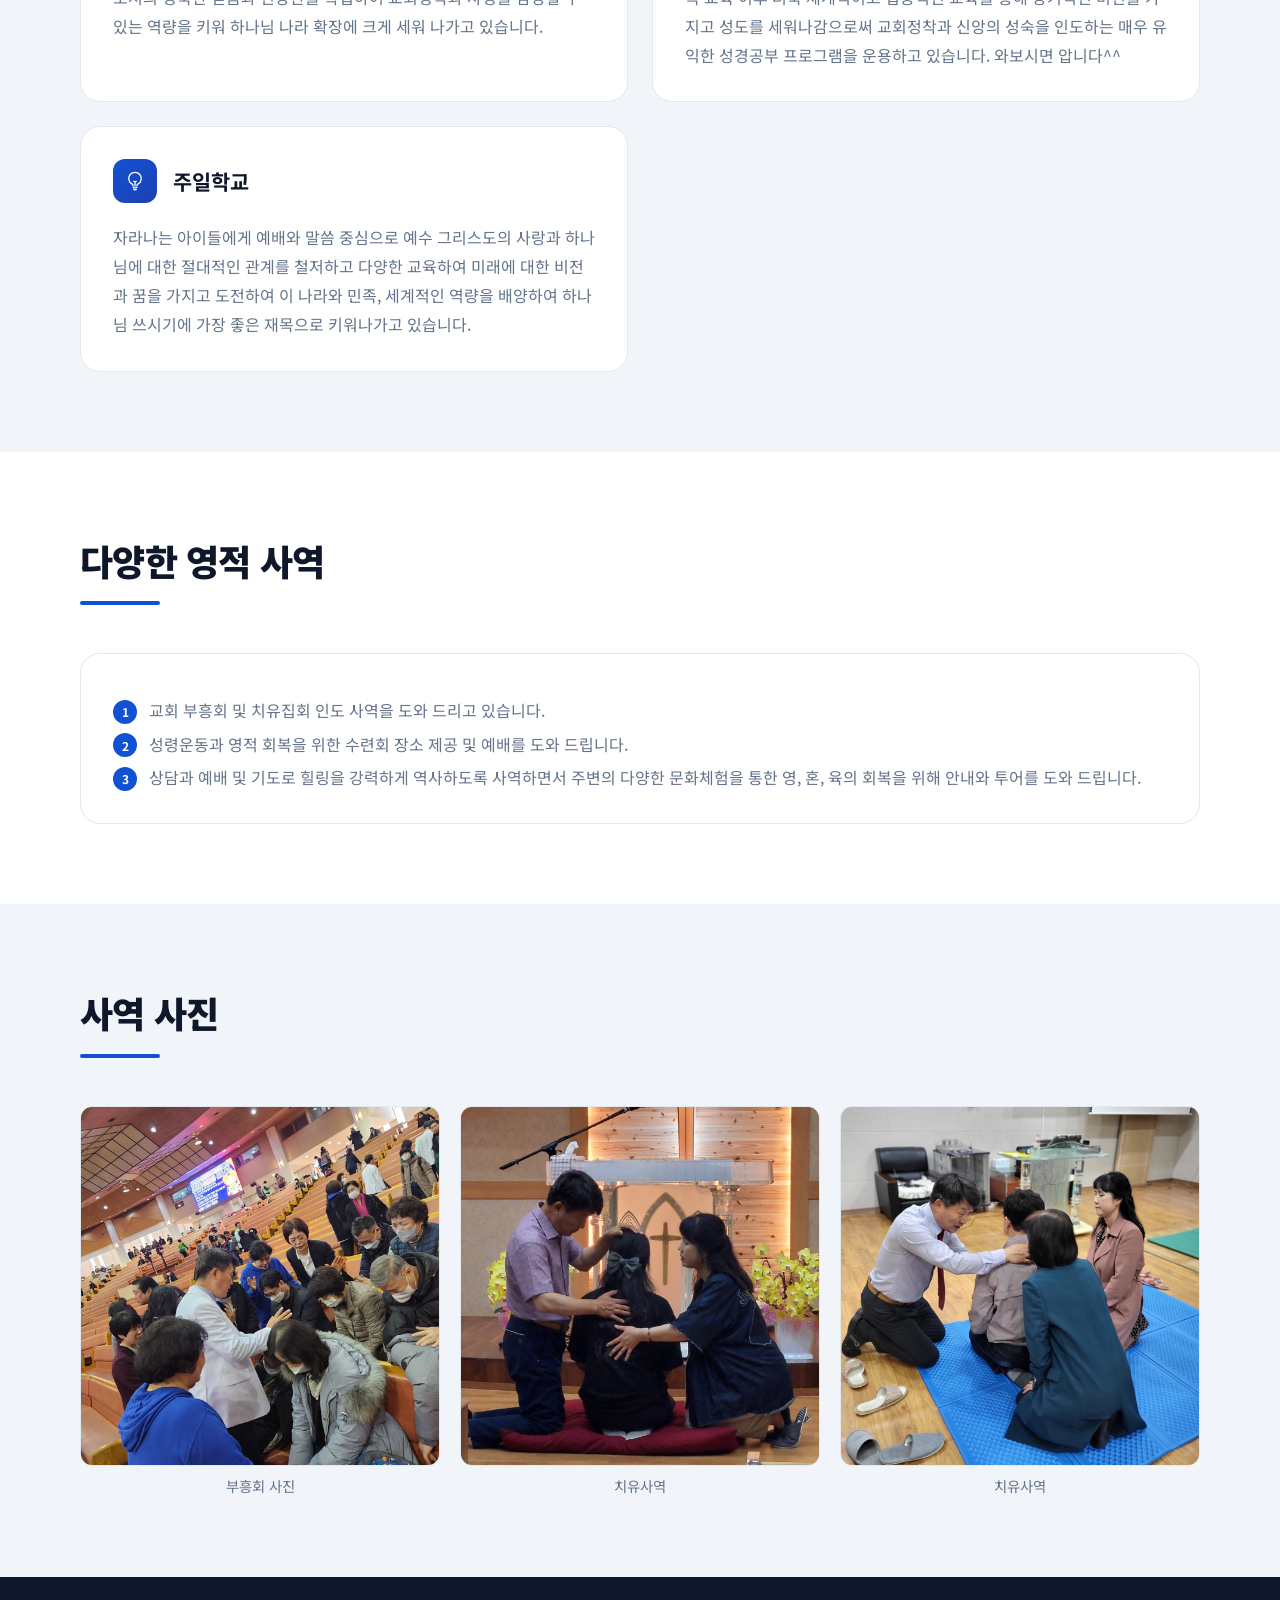
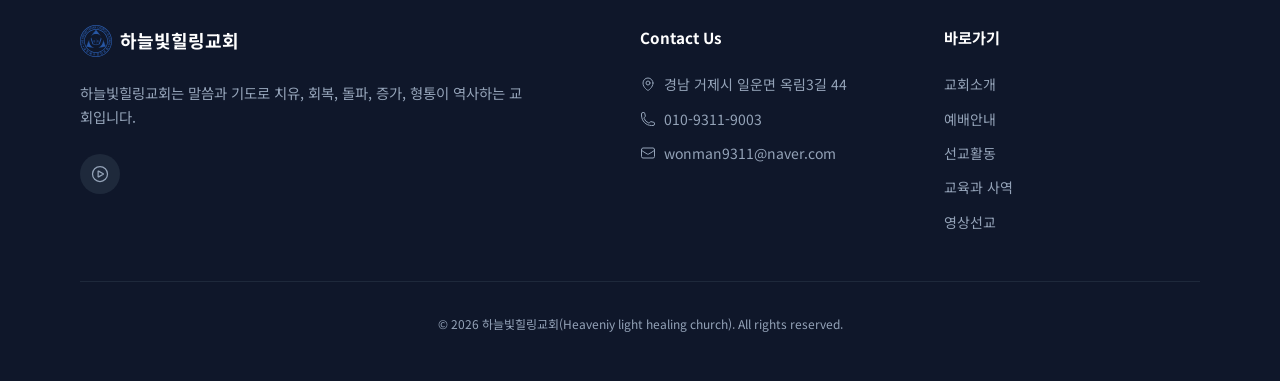
<file: ministry.html>
<!DOCTYPE html>
<html lang="ko">
<head>
  <meta charset="UTF-8" />
  <meta name="viewport" content="width=device-width, initial-scale=1.0" />
  <title>교육과 사역 | 하늘빛힐링교회</title>
  <link rel="stylesheet" href="style.css" />
  <style>
    .edu-card {
      background-color: var(--surface);
      border: 1px solid var(--border);
      border-radius: 1.25rem;
      padding: 2rem;
    }
    .edu-card-header {
      display: flex;
      align-items: center;
      gap: 1rem;
      margin-bottom: 1.25rem;
    }
    .edu-icon {
      width: 2.75rem;
      height: 2.75rem;
      border-radius: 0.75rem;
      background: linear-gradient(135deg, var(--primary) 0%, #1e40af 100%);
      color: #fff;
      display: flex;
      align-items: center;
      justify-content: center;
      flex-shrink: 0;
    }
    .edu-icon svg { width: 1.25rem; height: 1.25rem; }
    .edu-card-header h4 { font-size: 1.3rem; font-weight: 700; color: var(--fg); }
    .edu-card p { color: var(--fg-muted); line-height: 1.8; font-size: 1rem; margin-bottom: 0.6rem; }
    .edu-card p:last-child { margin-bottom: 0; }
    .edu-grid { display: grid; gap: 1.5rem; }
    @media (min-width: 768px) { .edu-grid { grid-template-columns: 1fr 1fr; } }
    .healing-table {
      background-color: var(--surface);
      border: 1px solid var(--border);
      border-radius: 1.25rem;
      overflow: hidden;
    }
    .healing-row {
      display: flex;
      justify-content: space-between;
      align-items: flex-start;
      padding: 1rem 1.5rem;
      border-bottom: 1px solid var(--border);
      gap: 1rem;
    }
    .healing-row:last-child { border-bottom: none; }
    .healing-row strong { color: var(--fg); font-weight: 600; font-size: 0.95rem; }
    .healing-row span { color: var(--fg-muted); font-size: 0.9rem; text-align: right; }
    .contact-info {
      background-color: var(--primary-light);
      border-left: 4px solid var(--primary);
      border-radius: 0 0.5rem 0.5rem 0;
      padding: 1rem 1.25rem;
      font-size: 0.9rem;
      color: var(--fg);
      margin-top: 1rem;
    }
    .contact-info strong { color: var(--primary); }
    .step-list { list-style: none; padding: 0; margin: 0.75rem 0 0; display: flex; flex-direction: column; gap: 0.5rem; }
    .step-list li {
      display: flex;
      align-items: flex-start;
      gap: 0.75rem;
      color: var(--fg-muted);
      font-size: 1rem;
      line-height: 1.6;
    }
    .step-num {
      width: 1.5rem;
      height: 1.5rem;
      border-radius: 50%;
      background-color: var(--primary);
      color: #fff;
      font-size: 0.75rem;
      font-weight: 700;
      display: flex;
      align-items: center;
      justify-content: center;
      flex-shrink: 0;
      margin-top: 0.1rem;
    }
    .tag-grid { display: flex; flex-wrap: wrap; gap: 0.5rem; margin-top: 0.75rem; }
    .tag {
      background-color: var(--primary-light);
      color: var(--primary);
      font-size: 0.8rem;
      font-weight: 600;
      padding: 0.25rem 0.75rem;
      border-radius: 9999px;
    }
  .photo-grid {
    display: grid;
    grid-template-columns: repeat(3, 1fr);
    gap: 1.25rem;
  }
  @media (max-width: 640px) {
    .photo-grid { grid-template-columns: repeat(1, 1fr); }
  }
  .photo-card {
    display: flex;
    flex-direction: column;
    gap: 0.6rem;
  }
  .photo-img-wrap {
    aspect-ratio: 1 / 1;
    overflow: hidden;
    border-radius: 0.75rem;
    border: 1px solid var(--border);
    background-color: var(--surface);
  }
  .photo-img-wrap img {
    width: 100%;
    height: 100%;
    object-fit: cover;
    display: block;
  }
  .photo-caption {
    font-size: 0.9rem;
    color: var(--fg-muted);
    text-align: center;
    line-height: 1.5;
  }
  </style>
</head>
<body>

<!-- ===== HEADER ===== -->
<header class="site-header" id="site-header"></header>

<!-- Breadcrumb -->
<div class="breadcrumb">
  <a href="index.html">홈</a><span>›</span>교육과 사역
</div>

<main>

  <!-- ===== PAGE HERO ===== -->
  <div class="page-hero" style="background-image: url('./source/hero-ministry.png');">
    <div class="page-hero-content hero-content">
      <h1>교육과 사역</h1>
      <p>교회의 다양한 교육 및 사역을 소개합니다</p>
    </div>
  </div>

  <!-- ===== HEALING CENTER ===== -->
  <section class="section bg-surface">
    <div class="section-inner">
      <div class="section-header anim">
        <h3>힐링치유상담센터</h3>
        <div class="section-header-bar"></div>
      </div>

      <div class="edu-card anim anim-delay-1" style="margin-bottom:1.5rem;">
        <div class="edu-card-header">
          <div class="edu-icon">
            <svg xmlns="http://www.w3.org/2000/svg" fill="none" viewBox="0 0 24 24" stroke-width="1.5" stroke="currentColor"><path stroke-linecap="round" stroke-linejoin="round" d="M21 8.25c0-2.485-2.099-4.5-4.688-4.5-1.935 0-3.597 1.126-4.312 2.733-.715-1.607-2.377-2.733-4.313-2.733C5.1 3.75 3 5.765 3 8.25c0 7.22 9 12 9 12s9-4.78 9-12z" /></svg>
          </div>
          <h4>12단계 치유상담 프로그램</h4>
        </div>
        <p>영, 혼, 육의 회복과 치유를 위한 12단계 치유상담을 운영하고 있습니다.</p>
        <div class="tag-grid">
          <span class="tag">① 도형상담</span>
          <span class="tag">② 분노치유</span>
          <span class="tag">③ 게쉬탈트</span>
          <span class="tag">④ 기억치유</span>
          <span class="tag">⑤ 영적치유</span>
          <span class="tag">⑥ 그룹치유</span>
        </div>
      </div>

      <div class="edu-grid">
        <div class="edu-card anim">
          <div class="edu-card-header">
            <div class="edu-icon">
              <svg xmlns="http://www.w3.org/2000/svg" fill="none" viewBox="0 0 24 24" stroke-width="1.5" stroke="currentColor"><path stroke-linecap="round" stroke-linejoin="round" d="M15.75 6a3.75 3.75 0 11-7.5 0 3.75 3.75 0 017.5 0zM4.501 20.118a7.5 7.5 0 0114.998 0A17.933 17.933 0 0112 21.75c-2.676 0-5.216-.584-7.499-1.632z" /></svg>
            </div>
            <h4>상담 분야</h4>
          </div>
          <p>우울증&amp;불면증, 아픈 마음&amp;몸, 상한 감정&amp;정서, 부부&amp;자녀문제, 소명&amp;사명 영적 코칭, 성인&amp;청소년 상담 등 다양한 분야를 운영하고 있습니다.</p>
          <p>특히 암 환자, 척추 및 관절 등 다양한 질병을 상담과 기도를 통한 기적적인 치유를 하고 있으며, 개인 또는 단체치유도 진행하고 있습니다.</p>
        </div>

        <div class="edu-card anim anim-delay-1">
          <div class="edu-card-header">
            <div class="edu-icon">
              <svg xmlns="http://www.w3.org/2000/svg" fill="none" viewBox="0 0 24 24" stroke-width="1.5" stroke="currentColor"><path stroke-linecap="round" stroke-linejoin="round" d="M6.75 3v2.25M17.25 3v2.25M3 18.75V7.5a2.25 2.25 0 012.25-2.25h13.5A2.25 2.25 0 0121 7.5v11.25m-18 0A2.25 2.25 0 005.25 21h13.5A2.25 2.25 0 0021 18.75m-18 0v-7.5A2.25 2.25 0 015.25 9h13.5A2.25 2.25 0 0121 11.25v7.5" /></svg>
            </div>
            <h4>상담 방법</h4>
          </div>
          <ul class="step-list">
            <li>
              <span class="step-num">예</span>
              <span><strong>예약 :</strong> 소장 김양희 (010-2651-3867) · 상담사 원보연 목사 (010-9311-9003)</span>
            </li>
            <li>
              <span class="step-num">진</span>
              <span><strong>진행 :</strong> 주 1회, 회당 90분, 12회기 상담 (1차·2차 각 6회기)</span>
            </li>
            <li>
              <span class="step-num">방</span>
              <span><strong>방법 :</strong> 내방상담(상담센터) · 방문상담(필요한 경우) · 온라인 상담(줌)</span>
            </li>
          </ul>
        </div>
      </div>
    </div>
  </section>

  <!-- ===== EDUCATION ===== -->
  <section class="section bg-surface-2">
    <div class="section-inner">
      <div class="section-header anim">
        <h3>교육 프로그램</h3>
        <div class="section-header-bar"></div>
      </div>
      <div class="edu-grid">

        <div class="edu-card anim">
          <div class="edu-card-header">
            <div class="edu-icon">
              <svg xmlns="http://www.w3.org/2000/svg" fill="none" viewBox="0 0 24 24" stroke-width="1.5" stroke="currentColor"><path stroke-linecap="round" stroke-linejoin="round" d="M12 6.042A8.967 8.967 0 006 3.75c-1.052 0-2.062.18-3 .512v14.25A8.987 8.987 0 016 18c2.305 0 4.408.867 6 2.292m0-14.25a8.966 8.966 0 016-2.292c1.052 0 2.062.18 3 .512v14.25A8.987 8.987 0 0018 18a8.967 8.967 0 00-6 2.292m0-14.25v14.25" /></svg>
            </div>
            <h4>새가족 교육 (12주)</h4>
          </div>
          <p>하나님을 알고, 말씀을 알고, 교회를 알고, 예배를 배워가는 새가족 성도로서의 성숙한 믿음과 신앙관을 확립하여 교회정착과 사명을 감당할 수 있는 역량을 키워 하나님 나라 확장에 크게 세워 나가고 있습니다.</p>
        </div>

        <div class="edu-card anim anim-delay-1">
          <div class="edu-card-header">
            <div class="edu-icon">
              <svg xmlns="http://www.w3.org/2000/svg" fill="none" viewBox="0 0 24 24" stroke-width="1.5" stroke="currentColor"><path stroke-linecap="round" stroke-linejoin="round" d="M9 6.75V15m6-6v8.25m.503 3.498l4.875-2.437c.381-.19.622-.58.622-1.006V4.82c0-.836-.88-1.38-1.628-1.006l-3.869 1.934c-.317.159-.69.159-1.006 0L9.503 3.252a1.125 1.125 0 00-1.006 0L3.622 5.689C3.24 5.88 3 6.27 3 6.695V19.18c0 .836.88 1.38 1.628 1.006l3.869-1.934c-.317-.159.69-.159 1.006 0l4.994 2.497c.317.158.69.158 1.006 0z" /></svg>
            </div>
            <h4>복음네비게이션 교육</h4>
          </div>
          <p>매주일 오후 예배 후 다양한 장르의 말씀을 익히고 배우는 과정이며, 새가족 교육 이후 더욱 체계적이고 집중적인 교육을 통해 장기적인 비전을 가지고 성도를 세워나감으로써 교회정착과 신앙의 성숙을 인도하는 매우 유익한 성경공부 프로그램을 운용하고 있습니다. 와보시면 압니다^^</p>
        </div>

        <div class="edu-card anim anim-delay-2">
          <div class="edu-card-header">
            <div class="edu-icon">
              <svg xmlns="http://www.w3.org/2000/svg" fill="none" viewBox="0 0 24 24" stroke-width="1.5" stroke="currentColor"><path stroke-linecap="round" stroke-linejoin="round" d="M12 18v-5.25m0 0a6.01 6.01 0 001.5-.189m-1.5.189a6.01 6.01 0 01-1.5-.189m3.75 7.478a12.06 12.06 0 01-4.5 0m3.75 2.383a14.406 14.406 0 01-3 0M14.25 18v-.192c0-.983.658-1.823 1.508-2.316a7.5 7.5 0 10-7.517 0c.85.493 1.509 1.333 1.509 2.316V18" /></svg>
            </div>
            <h4>주일학교</h4>
          </div>
          <p>자라나는 아이들에게 예배와 말씀 중심으로 예수 그리스도의 사랑과 하나님에 대한 절대적인 관계를 철저하고 다양한 교육하여 미래에 대한 비전과 꿈을 가지고 도전하여 이 나라와 민족, 세계적인 역량을 배양하여 하나님 쓰시기에 가장 좋은 재목으로 키워나가고 있습니다.</p>
        </div>

      </div>
    </div>
  </section>

  <!-- ===== SPIRITUAL MINISTRY ===== -->
  <section class="section bg-surface">
    <div class="section-inner">
      <div class="section-header anim">
        <h3>다양한 영적 사역</h3>
        <div class="section-header-bar"></div>
      </div>
      <div class="edu-card anim anim-delay-1">
        <ul class="step-list">
          <li>
            <span class="step-num">1</span>
            <span>교회 부흥회 및 치유집회 인도 사역을 도와 드리고 있습니다.</span>
          </li>
          <li>
            <span class="step-num">2</span>
            <span>성령운동과 영적 회복을 위한 수련회 장소 제공 및 예배를 도와 드립니다.</span>
          </li>
          <li>
            <span class="step-num">3</span>
            <span>상담과 예배 및 기도로 힐링을 강력하게 역사하도록 사역하면서 주변의 다양한 문화체험을 통한 영, 혼, 육의 회복을 위해 안내와 투어를 도와 드립니다.</span>
          </li>
        </ul>
      </div>
    </div>
  </section>

  <!-- ===== PHOTO GALLERY ===== -->
  <section class="section bg-surface-2">
    <div class="section-inner">
      <div class="section-header anim">
        <h3>사역 사진</h3>
        <div class="section-header-bar"></div>
      </div>
      <div class="photo-grid anim">
        <div class="photo-card">
          <div class="photo-img-wrap">
            <img src="./source/mn1.png" alt="사역 사진 1" />
          </div>
          <p class="photo-caption">부흥회 사진</p>
        </div>
        <div class="photo-card">
          <div class="photo-img-wrap">
            <img src="./source/mn2.png" alt="사역 사진 2" />
          </div>
          <p class="photo-caption">치유사역</p>
        </div>
        <div class="photo-card">
          <div class="photo-img-wrap">
            <img src="./source/mn3.png" alt="사역 사진 3" />
          </div>
          <p class="photo-caption">치유사역</p>
        </div>
      </div>
    </div>
  </section>

</main>

<!-- ===== FOOTER ===== -->
<footer class="site-footer" id="site-footer"></footer>

<script src="components.js"></script>
<script src="main.js"></script>
</body>
</html>
</file>
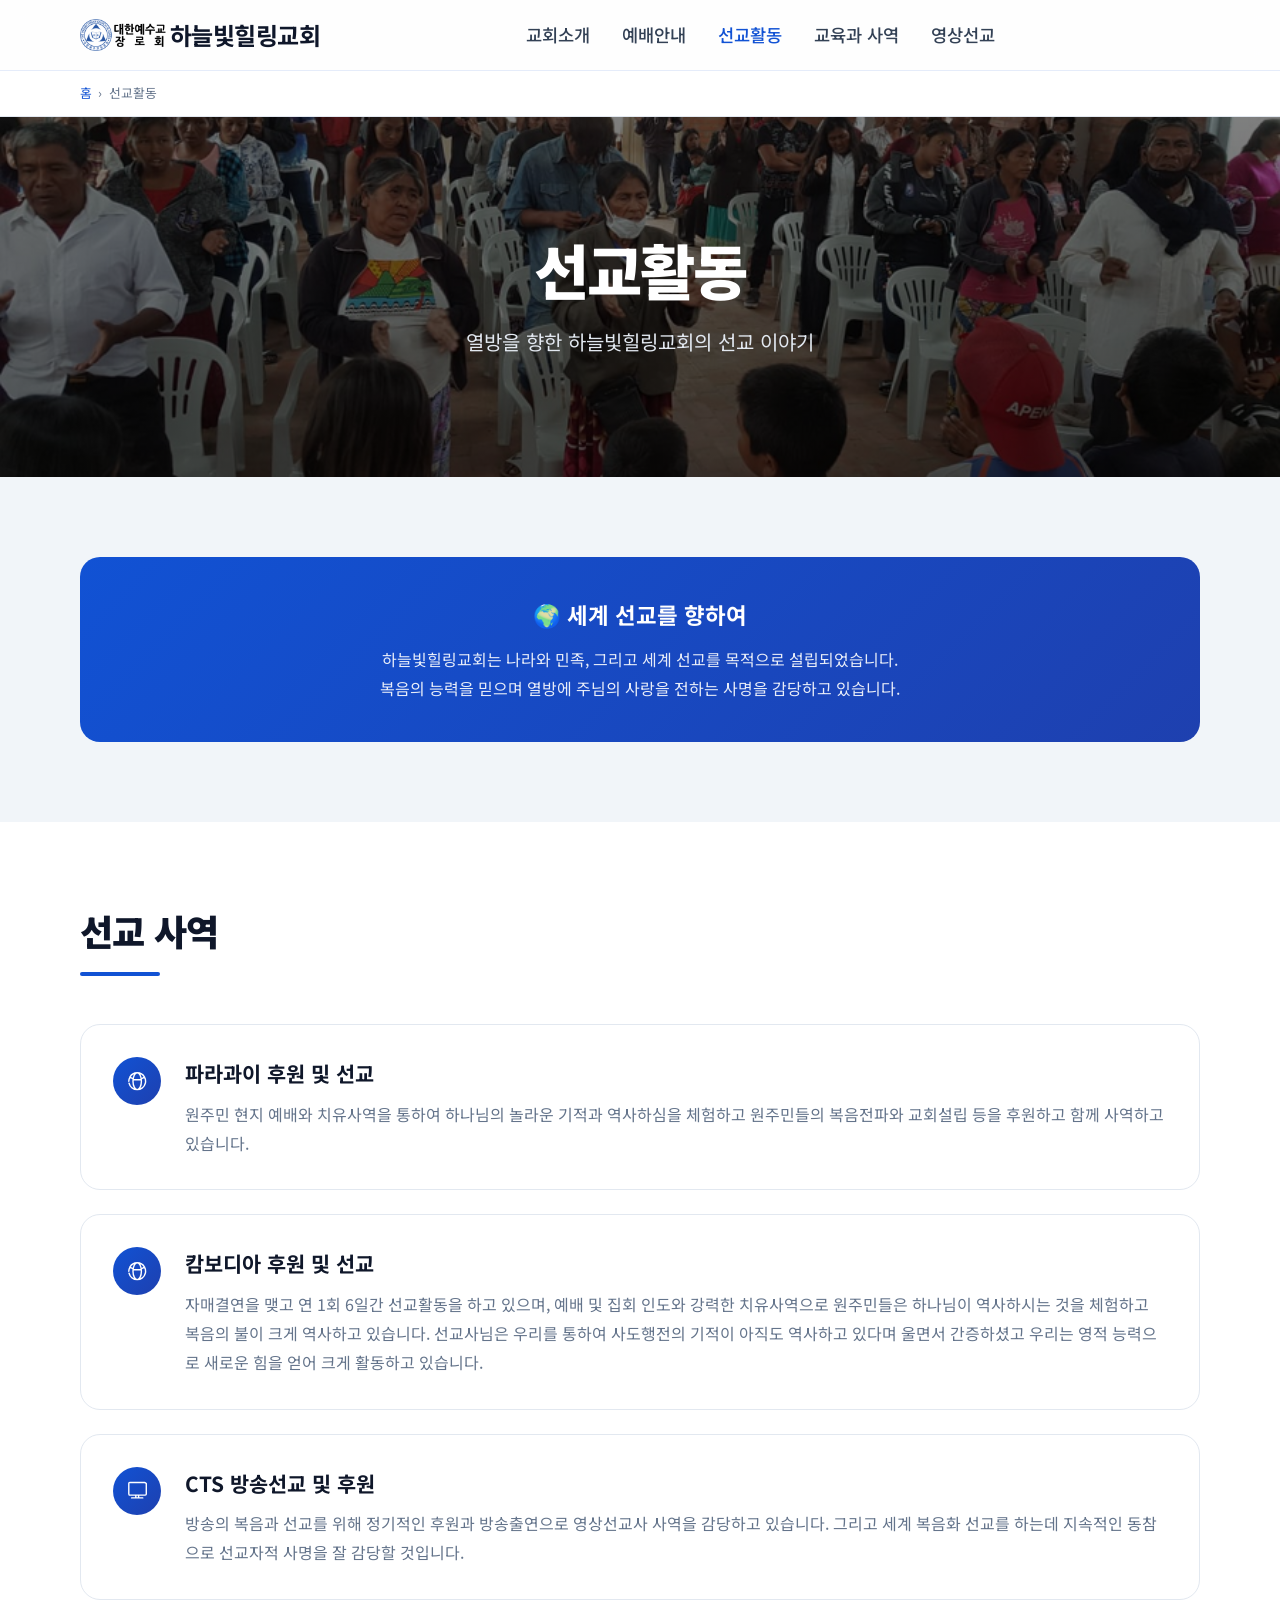
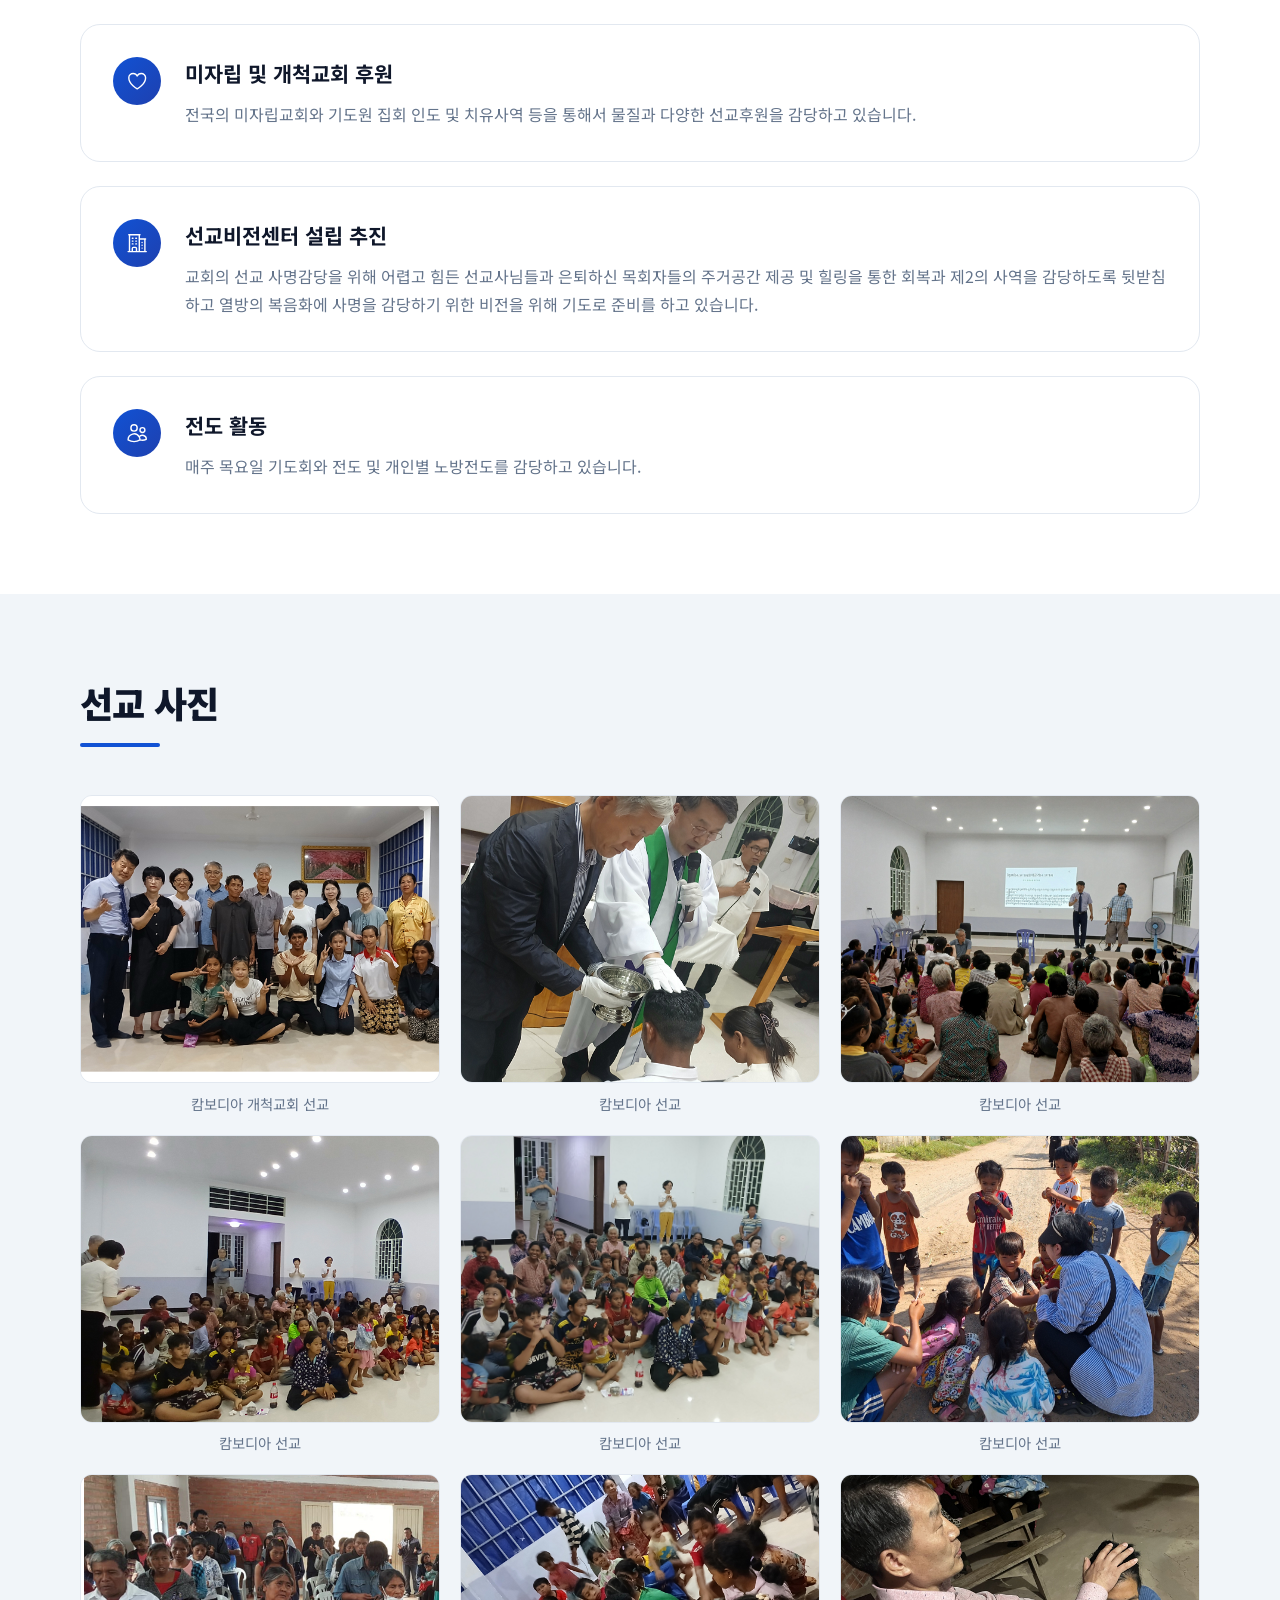
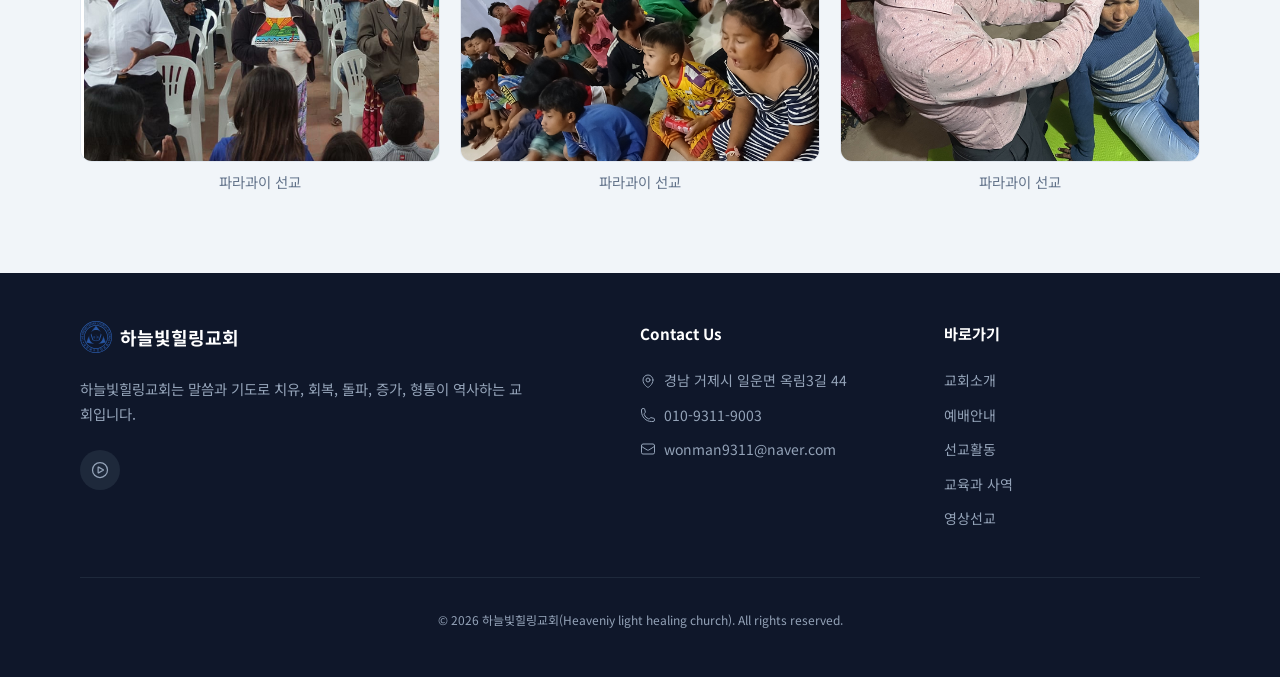
<file: mission.html>
<!DOCTYPE html>
<html lang="ko">
<head>
  <meta charset="UTF-8" />
  <meta name="viewport" content="width=device-width, initial-scale=1.0" />
  <title>선교활동 | 하늘빛힐링교회</title>
  <link rel="stylesheet" href="style.css" />
  <style>
    .mission-item {
      background-color: var(--surface);
      border: 1px solid var(--border);
      border-radius: 1.25rem;
      padding: 2rem;
      display: flex;
      gap: 1.5rem;
      align-items: flex-start;
    }
    .mission-icon {
      width: 3rem;
      height: 3rem;
      border-radius: 50%;
      background: linear-gradient(135deg, var(--primary) 0%, #1e40af 100%);
      color: #fff;
      display: flex;
      align-items: center;
      justify-content: center;
      flex-shrink: 0;
    }
    .mission-icon svg { width: 1.4rem; height: 1.4rem; }
    .mission-body h4 { font-size: 1.3rem; font-weight: 700; color: var(--fg); margin-bottom: 0.6rem; }
    .mission-body p { color: var(--fg-muted); line-height: 1.8; font-size: 1rem; }
    .mission-list { display: flex; flex-direction: column; gap: 1.5rem; }
    .mission-banner {
      background: linear-gradient(135deg, var(--primary) 0%, #1e40af 100%);
      color: #fff;
      border-radius: 1.25rem;
      padding: 2.5rem;
      text-align: center;
    }
    .mission-banner h4 { font-size: 1.4rem; font-weight: 700; margin-bottom: 0.75rem; }
    .mission-banner p { font-size: 1rem; opacity: 0.9; line-height: 1.8; max-width: 600px; margin: 0 auto; }
  .photo-grid {
    display: grid;
    grid-template-columns: repeat(3, 1fr);
    gap: 1.25rem;
  }
  @media (max-width: 640px) {
    .photo-grid { grid-template-columns: repeat(1, 1fr); }
  }
  .photo-card {
    display: flex;
    flex-direction: column;
    gap: 0.6rem;
  }
  .photo-img-wrap {
    aspect-ratio: 1 / 0.8;
    overflow: hidden;
    border-radius: 0.75rem;
    border: 1px solid var(--border);
    background-color: var(--surface);
  }
  .photo-img-wrap img {
    width: 100%;
    height: 100%;
    object-fit: cover;
    display: block;
  }
  .photo-caption {
    font-size: 0.9rem;
    color: var(--fg-muted);
    text-align: center;
    line-height: 1.5;
  }
  </style>
</head>
<body>

<!-- ===== HEADER ===== -->
<header class="site-header" id="site-header"></header>

<!-- Breadcrumb -->
<div class="breadcrumb">
  <a href="index.html">홈</a><span>›</span>선교활동
</div>

<main>

  <!-- ===== PAGE HERO ===== -->
  <div class="page-hero" style="background-image: url('./source/hero-mission.png');">
    <div class="page-hero-content hero-content">
      <h1>선교활동</h1>
      <p>열방을 향한 하늘빛힐링교회의 선교 이야기</p>
    </div>
  </div>

  <!-- ===== MISSION INTRO ===== -->
  <section class="section bg-surface-2">
    <div class="section-inner">
      <div class="mission-banner anim">
        <h4>🌍 세계 선교를 향하여</h4>
        <p>하늘빛힐링교회는 나라와 민족, 그리고 세계 선교를 목적으로 설립되었습니다.<br>복음의 능력을 믿으며 열방에 주님의 사랑을 전하는 사명을 감당하고 있습니다.</p>
      </div>
    </div>
  </section>

  <!-- ===== MISSION ACTIVITIES ===== -->
  <section class="section bg-surface">
    <div class="section-inner">
      <div class="section-header anim">
        <h3>선교 사역</h3>
        <div class="section-header-bar"></div>
      </div>
      <div class="mission-list">

        <div class="mission-item anim">
          <div class="mission-icon">
            <svg xmlns="http://www.w3.org/2000/svg" fill="none" viewBox="0 0 24 24" stroke-width="1.5" stroke="currentColor"><path stroke-linecap="round" stroke-linejoin="round" d="M12 21a9.004 9.004 0 008.716-6.747M12 21a9.004 9.004 0 01-8.716-6.747M12 21c2.485 0 4.5-4.03 4.5-9S14.485 3 12 3m0 18c-2.485 0-4.5-4.03-4.5-9S9.515 3 12 3m0 0a8.997 8.997 0 017.843 4.582M12 3a8.997 8.997 0 00-7.843 4.582m15.686 0A11.953 11.953 0 0112 10.5c-2.998 0-5.74-1.1-7.843-2.918m15.686 0A8.959 8.959 0 0121 12c0 .778-.099 1.533-.284 2.253M3 12a8.959 8.959 0 011.284-4.418" /></svg>
          </div>
          <div class="mission-body">
            <h4>파라과이 후원 및 선교</h4>
            <p>원주민 현지 예배와 치유사역을 통하여 하나님의 놀라운 기적과 역사하심을 체험하고 원주민들의 복음전파와 교회설립 등을 후원하고 함께 사역하고 있습니다.</p>
          </div>
        </div>

        <div class="mission-item anim anim-delay-1">
          <div class="mission-icon">
            <svg xmlns="http://www.w3.org/2000/svg" fill="none" viewBox="0 0 24 24" stroke-width="1.5" stroke="currentColor"><path stroke-linecap="round" stroke-linejoin="round" d="M12 21a9.004 9.004 0 008.716-6.747M12 21a9.004 9.004 0 01-8.716-6.747M12 21c2.485 0 4.5-4.03 4.5-9S14.485 3 12 3m0 18c-2.485 0-4.5-4.03-4.5-9S9.515 3 12 3m0 0a8.997 8.997 0 017.843 4.582M12 3a8.997 8.997 0 00-7.843 4.582m15.686 0A11.953 11.953 0 0112 10.5c-2.998 0-5.74-1.1-7.843-2.918m15.686 0A8.959 8.959 0 0121 12c0 .778-.099 1.533-.284 2.253M3 12a8.959 8.959 0 011.284-4.418" /></svg>
          </div>
          <div class="mission-body">
            <h4>캄보디아 후원 및 선교</h4>
            <p>자매결연을 맺고 연 1회 6일간 선교활동을 하고 있으며, 예배 및 집회 인도와 강력한 치유사역으로 원주민들은 하나님이 역사하시는 것을 체험하고 복음의 불이 크게 역사하고 있습니다. 선교사님은 우리를 통하여 사도행전의 기적이 아직도 역사하고 있다며 울면서 간증하셨고 우리는 영적 능력으로 새로운 힘을 얻어 크게 활동하고 있습니다.</p>
          </div>
        </div>

        <div class="mission-item anim anim-delay-2">
          <div class="mission-icon">
            <svg xmlns="http://www.w3.org/2000/svg" fill="none" viewBox="0 0 24 24" stroke-width="1.5" stroke="currentColor"><path stroke-linecap="round" stroke-linejoin="round" d="M6 20.25h12m-7.5-3v3m3-3v3m-10.125-3h17.25c.621 0 1.125-.504 1.125-1.125V4.875C21 4.254 20.496 3.75 19.875 3.75H4.125C3.504 3.75 3 4.254 3 4.875v11.25c0 .621.504 1.125 1.125 1.125z" /></svg>
          </div>
          <div class="mission-body">
            <h4>CTS 방송선교 및 후원</h4>
            <p>방송의 복음과 선교를 위해 정기적인 후원과 방송출연으로 영상선교사 사역을 감당하고 있습니다. 그리고 세계 복음화 선교를 하는데 지속적인 동참으로 선교자적 사명을 잘 감당할 것입니다.</p>
          </div>
        </div>

        <div class="mission-item anim anim-delay-3">
          <div class="mission-icon">
            <svg xmlns="http://www.w3.org/2000/svg" fill="none" viewBox="0 0 24 24" stroke-width="1.5" stroke="currentColor"><path stroke-linecap="round" stroke-linejoin="round" d="M21 8.25c0-2.485-2.099-4.5-4.688-4.5-1.935 0-3.597 1.126-4.312 2.733-.715-1.607-2.377-2.733-4.313-2.733C5.1 3.75 3 5.765 3 8.25c0 7.22 9 12 9 12s9-4.78 9-12z" /></svg>
          </div>
          <div class="mission-body">
            <h4>미자립 및 개척교회 후원</h4>
            <p>전국의 미자립교회와 기도원 집회 인도 및 치유사역 등을 통해서 물질과 다양한 선교후원을 감당하고 있습니다.</p>
          </div>
        </div>

        <div class="mission-item anim">
          <div class="mission-icon">
            <svg xmlns="http://www.w3.org/2000/svg" fill="none" viewBox="0 0 24 24" stroke-width="1.5" stroke="currentColor"><path stroke-linecap="round" stroke-linejoin="round" d="M2.25 21h19.5m-18-18v18m10.5-18v18m6-13.5V21M6.75 6.75h.75m-.75 3h.75m-.75 3h.75m3-6h.75m-.75 3h.75m-.75 3h.75M6.75 21v-3.375c0-.621.504-1.125 1.125-1.125h2.25c.621 0 1.125.504 1.125 1.125V21M3 3h12m-.75 4.5H21m-3.75 3.75h.008v.008h-.008v-.008zm0 3h.008v.008h-.008v-.008zm0 3h.008v.008h-.008v-.008z" /></svg>
          </div>
          <div class="mission-body">
            <h4>선교비전센터 설립 추진</h4>
            <p>교회의 선교 사명감당을 위해 어렵고 힘든 선교사님들과 은퇴하신 목회자들의 주거공간 제공 및 힐링을 통한 회복과 제2의 사역을 감당하도록 뒷받침하고 열방의 복음화에 사명을 감당하기 위한 비전을 위해 기도로 준비를 하고 있습니다.</p>
          </div>
        </div>

        <div class="mission-item anim anim-delay-1">
          <div class="mission-icon">
            <svg xmlns="http://www.w3.org/2000/svg" fill="none" viewBox="0 0 24 24" stroke-width="1.5" stroke="currentColor"><path stroke-linecap="round" stroke-linejoin="round" d="M15 19.128a9.38 9.38 0 002.625.372 9.337 9.337 0 004.121-.952 4.125 4.125 0 00-7.533-2.493M15 19.128v-.003c0-1.113-.285-2.16-.786-3.07M15 19.128v.106A12.318 12.318 0 018.624 21c-2.331 0-4.512-.645-6.374-1.766l-.001-.109a6.375 6.375 0 0111.964-3.07M12 6.375a3.375 3.375 0 11-6.75 0 3.375 3.375 0 016.75 0zm8.25 2.25a2.625 2.625 0 11-5.25 0 2.625 2.625 0 015.25 0z" /></svg>
          </div>
          <div class="mission-body">
            <h4>전도 활동</h4>
            <p>매주 목요일 기도회와 전도 및 개인별 노방전도를 감당하고 있습니다.</p>
          </div>
        </div>

      </div>
    </div>
  </section>

  <!-- ===== PHOTO GALLERY ===== -->
  <section class="section bg-surface-2">
    <div class="section-inner">
      <div class="section-header anim">
        <h3>선교 사진</h3>
        <div class="section-header-bar"></div>
      </div>
      <div class="photo-grid anim">
        <div class="photo-card">
          <div class="photo-img-wrap">
            <img src="./source/ms1.png" alt="선교 사진 1" />
          </div>
          <p class="photo-caption">캄보디아 개척교회 선교</p>
        </div>
        <div class="photo-card">
          <div class="photo-img-wrap">
            <img src="./source/ms2.png" alt="선교 사진 2" />
          </div>
          <p class="photo-caption">캄보디아 선교</p>
        </div>
        <div class="photo-card">
          <div class="photo-img-wrap">
            <img src="./source/ms3.png" alt="선교 사진 3" />
          </div>
          <p class="photo-caption">캄보디아 선교</p>
        </div>
        <div class="photo-card">
          <div class="photo-img-wrap">
            <img src="./source/ms4.png" alt="선교 사진 4" />
          </div>
          <p class="photo-caption">캄보디아 선교</p>
        </div>
        <div class="photo-card">
          <div class="photo-img-wrap">
            <img src="./source/ms5.png" alt="선교 사진 5" />
          </div>
          <p class="photo-caption">캄보디아 선교</p>
        </div>
        <div class="photo-card">
          <div class="photo-img-wrap">
            <img src="./source/ms6.png" alt="선교 사진 6" />
          </div>
          <p class="photo-caption">캄보디아 선교</p>
        </div>
        <div class="photo-card">
          <div class="photo-img-wrap">
            <img src="./source/ms7.png" alt="선교 사진 6" />
          </div>
          <p class="photo-caption">파라과이 선교</p>
        </div>
        <div class="photo-card">
          <div class="photo-img-wrap">
            <img src="./source/ms8.png" alt="선교 사진 6" />
          </div>
          <p class="photo-caption">파라과이 선교</p>
        </div>
        <div class="photo-card">
          <div class="photo-img-wrap">
            <img src="./source/ms9.png" alt="선교 사진 6" />
          </div>
          <p class="photo-caption">파라과이 선교</p>
        </div>
      </div>
    </div>
  </section>

</main>

<!-- ===== FOOTER ===== -->
<footer class="site-footer" id="site-footer"></footer>

<script src="components.js"></script>
<script src="main.js"></script>
</body>
</html>
</file>
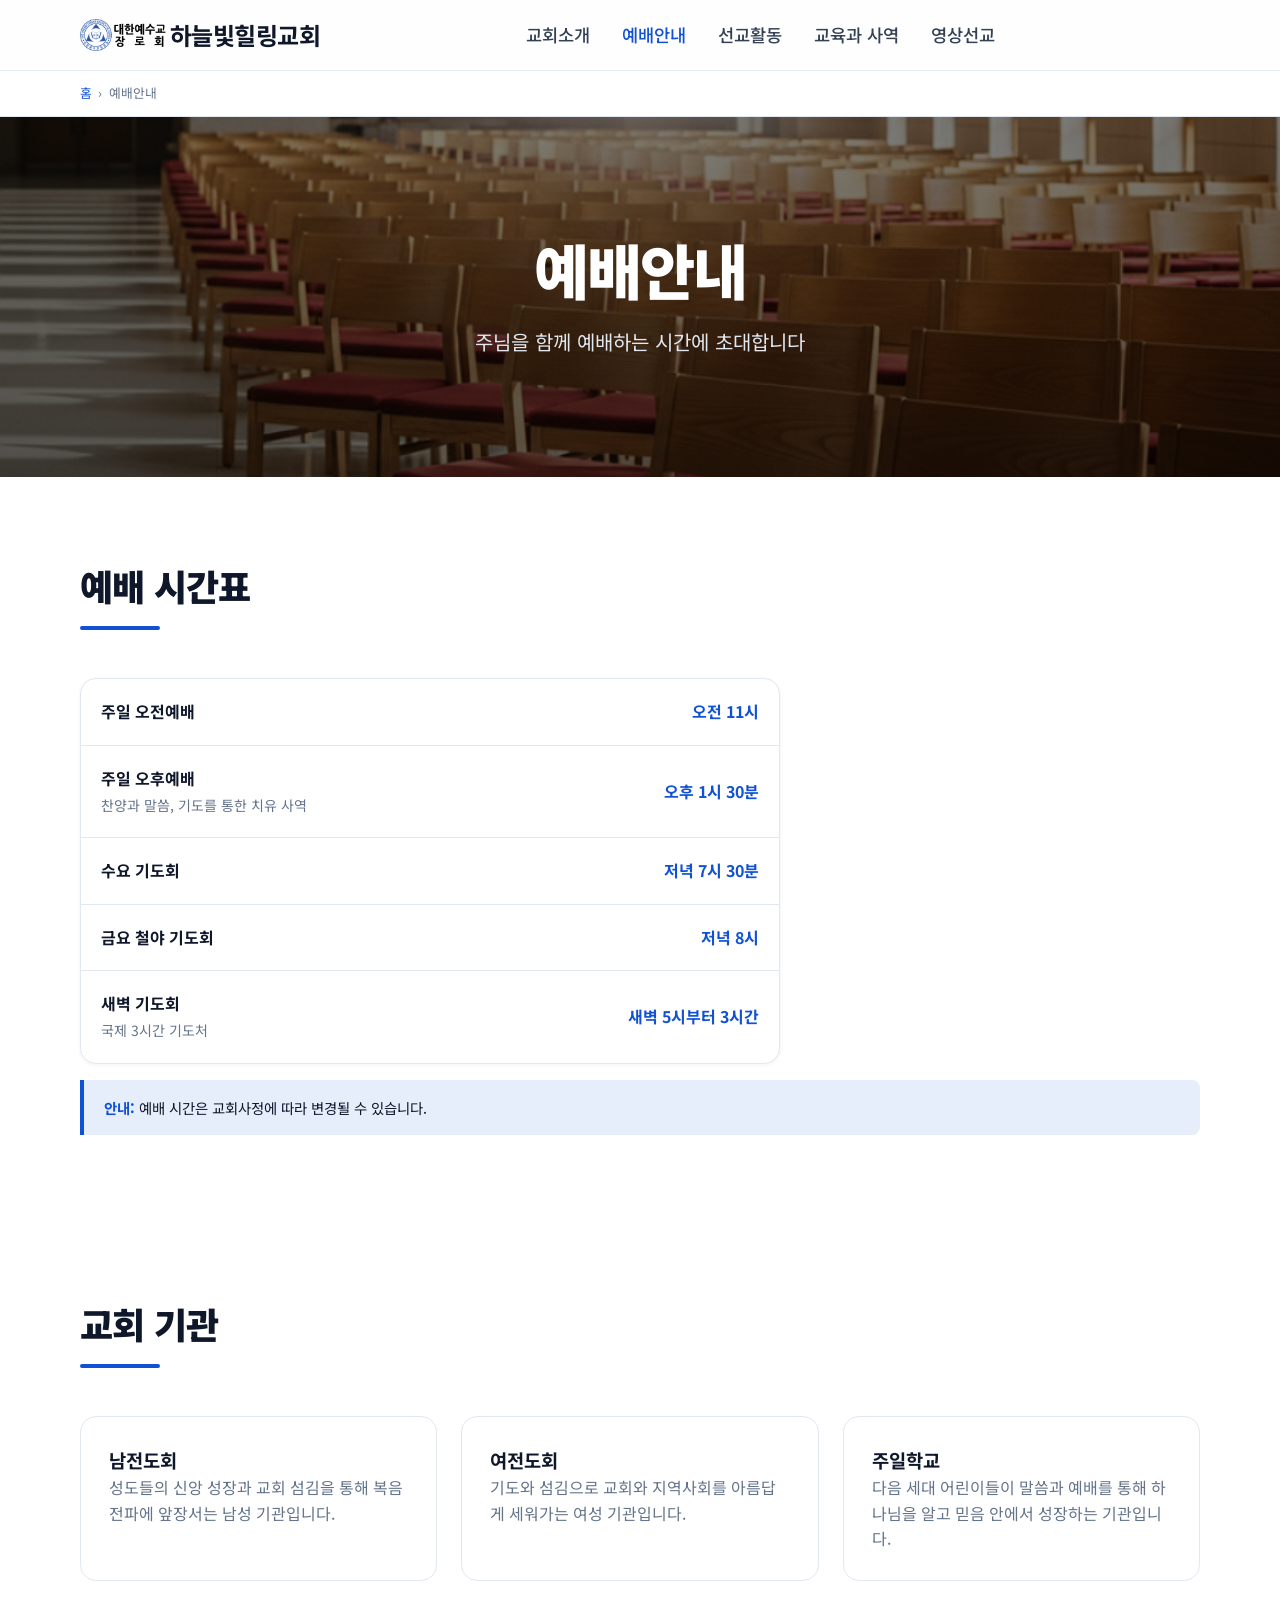
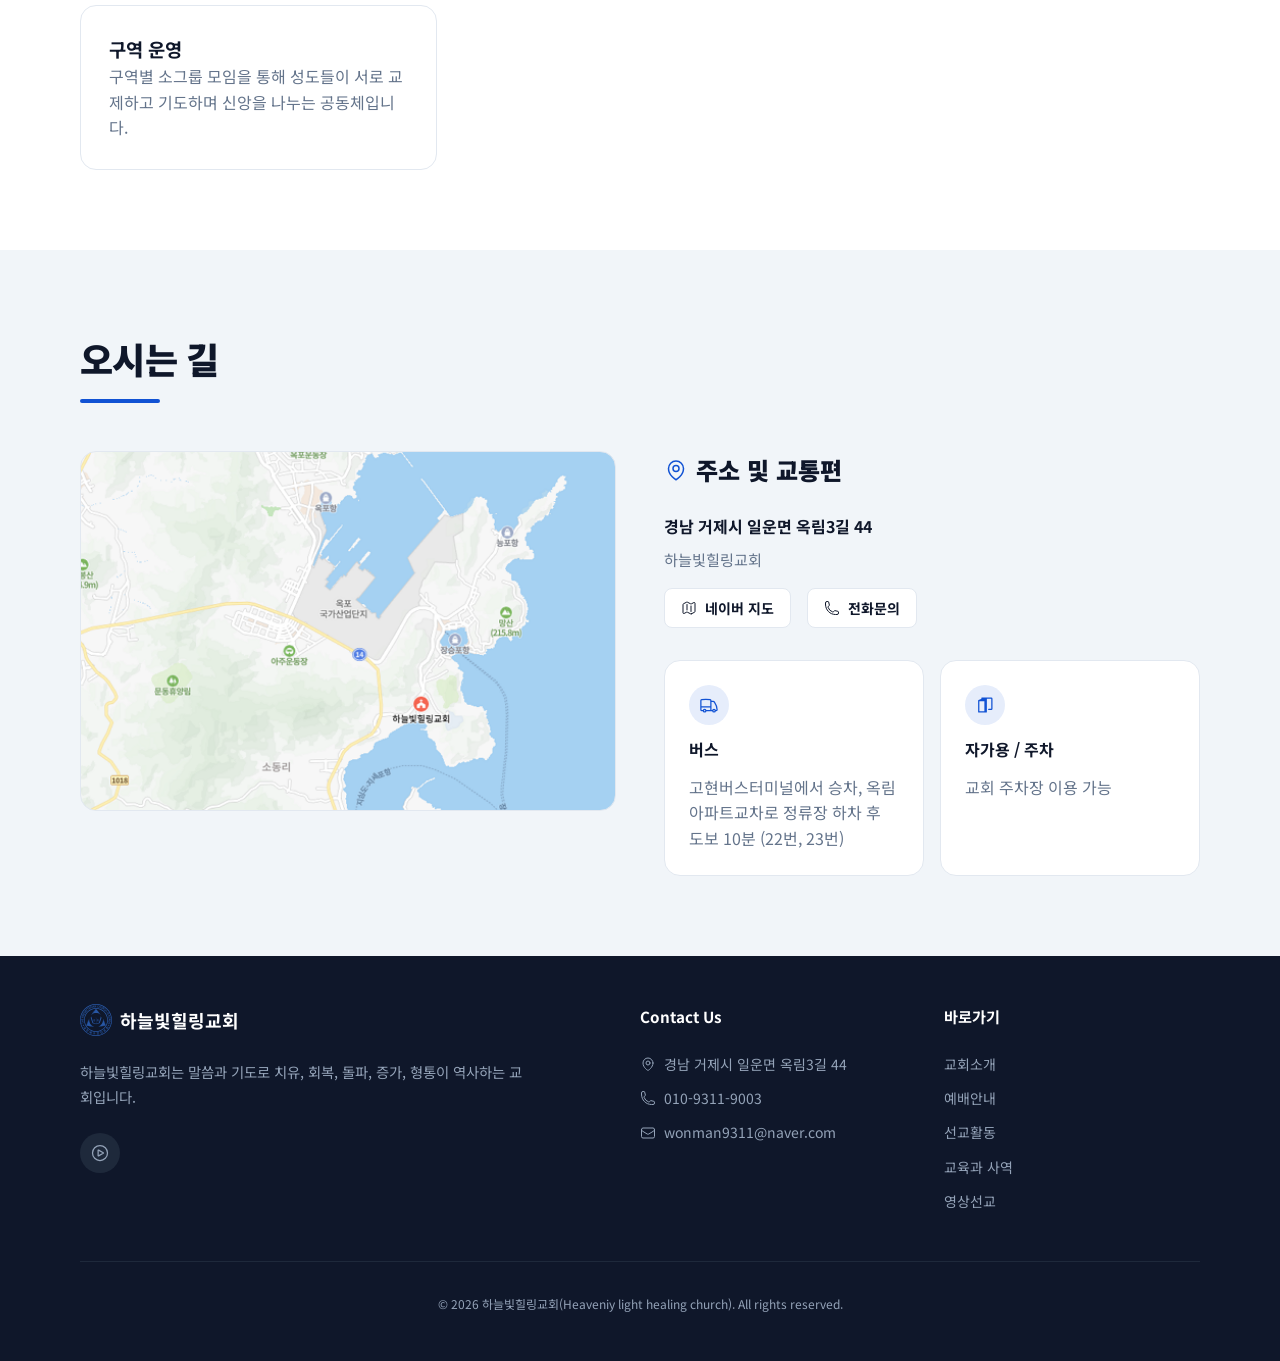
<file: worship.html>
<!DOCTYPE html>
<html lang="ko">
<head>
  <meta charset="UTF-8" />
  <meta name="viewport" content="width=device-width, initial-scale=1.0" />
  <title>예배안내 | 하늘빛힐링교회</title>
  <link rel="stylesheet" href="style.css" />
  <style>
    .worship-section-title {
      display: flex;
      align-items: center;
      gap: 0.5rem;
      font-size: 1.5rem;
      font-weight: 900;
      margin-bottom: 1.5rem;
      color: var(--fg);
    }
    .worship-section-title svg { color: var(--primary); width: 1.5rem; height: 1.5rem; }
    .transport-grid { display: grid; gap: 1rem; }
    @media (min-width: 768px) { .transport-grid { grid-template-columns: 1fr 1fr; } }
    .transport-card {
      background-color: var(--surface);
      border: 1px solid var(--border);
      border-radius: 1rem;
      padding: 1.5rem;
      display: flex;
      flex-direction: column;
      gap: 0.75rem;
    }
    .transport-icon {
      width: 2.5rem;
      height: 2.5rem;
      border-radius: 50%;
      background-color: var(--primary-light);
      color: var(--primary);
      display: flex;
      align-items: center;
      justify-content: center;
    }
    .transport-icon svg { width: 1.25rem; height: 1.25rem; }
    .transport-card h5 { font-weight: 700; color: var(--fg); }
    .transport-card p { font-size: 1rem; color: var(--fg-muted); line-height: 1.6; }
    .worship-note {
      background-color: var(--primary-light);
      border-left: 4px solid var(--primary);
      border-radius: 0 0.5rem 0.5rem 0;
      padding: 1rem 1.25rem;
      font-size: 0.9rem;
      color: var(--fg);
      margin-top: 1rem;
    }
    .worship-note strong { color: var(--primary); }
    .ministries-grid { display: grid; gap: 1.5rem; }
    @media (min-width: 768px) { .ministries-grid { grid-template-columns: 1fr 1fr; } }
    @media (min-width: 1024px) { .ministries-grid { grid-template-columns: repeat(3, 1fr); } }
    .ministry-card {
      background-color: var(--surface);
      border: 1px solid var(--border);
      border-radius: 1rem;
      overflow: hidden;
    }
    .ministry-img {
      height: 140px;
      background-size: cover;
      background-position: center;
      background-color: var(--slate-200);
    }
    .ministry-body { padding: 1.25rem; }
    .ministry-body h5 { font-weight: 700; color: var(--fg); margin-bottom: 0.5rem; }
    .ministry-body p { font-size: 1rem; color: var(--fg-muted); line-height: 1.6; }
    .ministry-time { font-size: 0.8rem; font-weight: 600; color: var(--primary); margin-top: 0.75rem; }
  </style>
</head>
<body>

<!-- ===== HEADER ===== -->
<header class="site-header" id="site-header"></header>

<div class="breadcrumb">
  <a href="index.html">홈</a><span>›</span>예배안내
</div>

<main>

  <!-- ===== PAGE HERO ===== -->
  <div class="page-hero" style="background-image: url('./source/hero-worship.png');">
    <div class="page-hero-content hero-content">
      <h1>예배안내</h1>
      <p>주님을 함께 예배하는 시간에 초대합니다</p>
    </div>
  </div>

  <!-- ===== WORSHIP SCHEDULE ===== -->
  <section class="section bg-surface">
    <div class="section-inner">
      <div class="section-header anim">
        <h3>예배 시간표</h3>
        <div class="section-header-bar"></div>
      </div>
      <div class="worship-table anim anim-delay-1" style="max-width:700px;">
        <div class="worship-row">
          <div class="worship-row-left">
            <strong>주일 오전예배</strong>
          </div>
          <span class="worship-time">오전 11시</span>
        </div>
        <div class="worship-row">
          <div class="worship-row-left">
            <strong>주일 오후예배</strong>
            <span>찬양과 말씀, 기도를 통한 치유 사역</span>
          </div>
          <span class="worship-time">오후 1시 30분</span>
        </div>
        <div class="worship-row">
          <div class="worship-row-left">
            <strong>수요 기도회</strong>
          </div>
          <span class="worship-time">저녁 7시 30분</span>
        </div>
        <div class="worship-row">
          <div class="worship-row-left">
            <strong>금요 철야 기도회</strong>
          </div>
          <span class="worship-time">저녁 8시</span>
        </div>
        <div class="worship-row">
          <div class="worship-row-left">
            <strong>새벽 기도회</strong>
            <span>국제 3시간 기도처</span>
          </div>
          <span class="worship-time">새벽 5시부터 3시간</span>
        </div>
      </div>
      <div class="worship-note anim anim-delay-2">
        <strong>안내:</strong> 예배 시간은 교회사정에 따라 변경될 수 있습니다.
      </div>
    </div>
  </section>

  <!-- ===== ONLINE WORSHIP ===== 
  <section class="section bg-surface-2">
    <div class="section-inner">
      <div class="online-banner anim">
        <div>
          <h4>🖥️ 온라인 예배 안내</h4>
          <p>주일 2부 대예배는 유튜브와 교회 홈페이지를 통해 실시간으로 생중계됩니다.<br>장소에 구애받지 않고 어디서든 예배에 참여하세요.</p>
        </div>
        <button class="btn-primary">
          <svg xmlns="http://www.w3.org/2000/svg" fill="none" viewBox="0 0 24 24" stroke-width="1.5" stroke="currentColor" style="width:1rem;height:1rem;"><path stroke-linecap="round" stroke-linejoin="round" d="M21 12a9 9 0 11-18 0 9 9 0 0118 0z" /><path stroke-linecap="round" stroke-linejoin="round" d="M15.91 11.672a.375.375 0 010 .656l-5.603 3.113a.375.375 0 01-.557-.328V8.887c0-.286.307-.466.557-.328l5.603 3.113z" /></svg>
          유튜브 바로가기
        </button>
      </div>
    </div>
  </section> 
  -->

  <!-- ===== CHURCH ORGANIZATIONS ===== -->
  <section class="section bg-surface">
    <div class="section-inner">
      <div class="section-header anim">
        <h3>교회 기관</h3>
        <div class="section-header-bar"></div>
      </div>
      <div class="ministries-grid">
        <div class="ministry-card anim">
          <div class="ministry-body" style="padding:1.75rem;">
            <h3>남전도회</h3>
            <p>성도들의 신앙 성장과 교회 섬김을 통해 복음전파에 앞장서는 남성 기관입니다.</p>
          </div>
        </div>
        <div class="ministry-card anim anim-delay-1">
          <div class="ministry-body" style="padding:1.75rem;">
            <h3>여전도회</h3>
            <p>기도와 섬김으로 교회와 지역사회를 아름답게 세워가는 여성 기관입니다.</p>
          </div>
        </div>
        <div class="ministry-card anim anim-delay-2">
          <div class="ministry-body" style="padding:1.75rem;">
            <h3>주일학교</h3>
            <p>다음 세대 어린이들이 말씀과 예배를 통해 하나님을 알고 믿음 안에서 성장하는 기관입니다.</p>
          </div>
        </div>
        <div class="ministry-card anim anim-delay-3">
          <div class="ministry-body" style="padding:1.75rem;">
            <h3>구역 운영</h3>
            <p>구역별 소그룹 모임을 통해 성도들이 서로 교제하고 기도하며 신앙을 나누는 공동체입니다.</p>
          </div>
        </div>
      </div>
    </div>
  </section>

  <!-- ===== MAP & TRANSPORT ===== -->
  <section class="section bg-surface-2">
    <div class="section-inner">
      <div class="section-header anim">
        <h3>오시는 길</h3>
        <div class="section-header-bar"></div>
      </div>
      <div class="worship-grid">
        <div class="anim">
          <div class="map-container" style="height:360px;background-image: url('./source/map.png');">
          </div>
        </div>
        <div class="anim anim-delay-2">
          <h4 class="worship-section-title">
            <svg xmlns="http://www.w3.org/2000/svg" fill="none" viewBox="0 0 24 24" stroke-width="1.5" stroke="currentColor"><path stroke-linecap="round" stroke-linejoin="round" d="M15 10.5a3 3 0 11-6 0 3 3 0 016 0z" /><path stroke-linecap="round" stroke-linejoin="round" d="M19.5 10.5c0 7.142-7.5 11.25-7.5 11.25S4.5 17.642 4.5 10.5a7.5 7.5 0 1115 0z" /></svg>
            주소 및 교통편
          </h4>
          <div class="address" style="margin-bottom:2rem;">
            <p class="address-line">경남 거제시 일운면 옥림3길 44</p>
            <p class="address-sub">하늘빛힐링교회</p>
            <div class="address-btns">
              <a href="https://map.naver.com/p/search/경남%20거제시%20일운면%20옥림3길%2044" target="_blank" class="btn-outline">
                <svg xmlns="http://www.w3.org/2000/svg" width="16" height="16" fill="none" viewBox="0 0 24 24" stroke-width="1.5" stroke="currentColor">
                  <path stroke-linecap="round" stroke-linejoin="round" d="M9 6.75V15m6-6v8.25m.503 3.498l4.875-2.437c.381-.19.622-.58.622-1.006V4.82c0-.836-.88-1.38-1.628-1.006l-3.869 1.934c-.317.159-.69.159-1.006 0L9.503 3.252a1.125 1.125 0 00-1.006 0L3.622 5.689C3.24 5.88 3 6.27 3 6.695V19.18c0 .836.88 1.38 1.628 1.006l3.869-1.934c-.317-.159.69-.159 1.006 0l4.994 2.497c.317.158.69.158 1.006 0z" />
                </svg>
                네이버 지도
              </a>
              <a href="tel:010-9311-9003" class="btn-outline">
                <svg xmlns="http://www.w3.org/2000/svg" width="16" height="16" fill="none" viewBox="0 0 24 24" stroke-width="1.5" stroke="currentColor">
                  <path stroke-linecap="round" stroke-linejoin="round" d="M2.25 6.75c0 8.284 6.716 15 15 15h2.25a2.25 2.25 0 002.25-2.25v-1.372c0-.516-.351-.966-.852-1.091l-4.423-1.106c-.44-.11-.902.055-1.173.417l-.97 1.293c-.282.376-.769.542-1.21.38a12.035 12.035 0 01-7.143-7.143c-.162-.441.004-.928.38-1.21l1.293-.97c.363-.271.527-.734.417-1.173L6.963 3.102a1.125 1.125 0 00-1.091-.852H4.5A2.25 2.25 0 002.25 4.5v2.25z" />
                </svg>
                전화문의
              </a>
            </div>
          </div>
          <div class="transport-grid">
            <div class="transport-card">
              <div class="transport-icon">
                <svg xmlns="http://www.w3.org/2000/svg" fill="none" viewBox="0 0 24 24" stroke-width="1.5" stroke="currentColor"><path stroke-linecap="round" stroke-linejoin="round" d="M8.25 18.75a1.5 1.5 0 01-3 0m3 0a1.5 1.5 0 00-3 0m3 0h6m-9 0H3.375a1.125 1.125 0 01-1.125-1.125V14.25m17.25 4.5a1.5 1.5 0 01-3 0m3 0a1.5 1.5 0 00-3 0m3 0h1.125c.621 0 1.129-.504 1.09-1.124a17.902 17.902 0 00-3.213-9.193 2.056 2.056 0 00-1.58-.86H14.25M16.5 18.75h-2.25m0-11.177v-.958c0-.568-.422-1.048-.987-1.106a48.554 48.554 0 00-10.026 0 1.106 1.106 0 00-.987 1.106v7.635m12-6.677v6.677m0 4.5v-4.5m0 0h-12" /></svg>
              </div>
              <h4>버스</h4>
              <p>고현버스터미널에서 승차, 옥림아파트교차로 정류장 하차 후 도보 10분 (22번, 23번)</p>
            </div>
            <div class="transport-card">
              <div class="transport-icon">
                <svg xmlns="http://www.w3.org/2000/svg" fill="none" viewBox="0 0 24 24" stroke-width="1.5" stroke="currentColor"><path stroke-linecap="round" stroke-linejoin="round" d="M8.25 3.75H19.5a.75.75 0 01.75.75v12a.75.75 0 01-.75.75h-3M12 3.75L4.5 6.75v13.5h9V3.75zM12 3.75v16.5M4.5 6.75h7.5" /></svg>
              </div>
              <h4>자가용 / 주차</h4>
              <p>교회 주차장 이용 가능</p>
            </div>
          </div>
        </div>
      </div>
    </div>
  </section>

</main>

<!-- ===== FOOTER ===== -->
<footer class="site-footer" id="site-footer"></footer>

<script src="components.js"></script>
<script src="main.js"></script>
</body>
</html>
</file>
<file: style.css>
@import url('https://fonts.googleapis.com/css2?family=Newsreader:ital,opsz,wght@0,6..72,200..800;1,6..72,200..800&family=Noto+Sans+KR:wght@100..900&display=swap');

/* ===================== Variables ===================== */
:root {
  --primary: #1152d4;
  --primary-light: rgba(17, 82, 212, 0.1);
  --primary-foreground: #ffffff;
  --bg-light: #f6f6f8;
  --bg-dark: #101622;
  --slate-50:  #f8fafc;
  --slate-100: #f1f5f9;
  --slate-200: #e2e8f0;
  --slate-300: #cbd5e1;
  --slate-400: #94a3b8;
  --slate-500: #64748b;
  --slate-600: #475569;
  --slate-700: #334155;
  --slate-800: #1e293b;
  --slate-900: #0f172a;
  --red-500: #ef4444;

  /* semantic tokens (light) */
  --bg:       var(--bg-light);
  --fg:       var(--slate-900);
  --fg-muted: var(--slate-500);
  --surface:  #ffffff;
  --surface-2: var(--slate-100);
  --border:   var(--slate-200);
  --header-bg: rgba(255,255,255,0.85);
}

@media (prefers-color-scheme: dark) {
  :root {
    --bg:       var(--bg-dark);
    --fg:       var(--slate-100);
    --fg-muted: var(--slate-400);
    --surface:  var(--slate-800);
    --surface-2: #0f172a;
    --border:   var(--slate-700);
    --header-bg: rgba(16,22,34,0.85);
  }
}

/* ===================== Reset & Base ===================== */
*, *::before, *::after { box-sizing: border-box; margin: 0; padding: 0; }
html { scroll-behavior: smooth; }
body {
  font-family: "Noto Sans KR", "Inter", ui-sans-serif, system-ui, sans-serif;
  background-color: var(--bg);
  color: var(--fg);
  min-height: 100vh;
  display: flex;
  flex-direction: column;
  overflow-x: hidden;
  line-height: 1.6;
}
main { flex-grow: 1; }
img { max-width: 100%; display: block; }
a { text-decoration: none; color: inherit; }
button { cursor: pointer; font-family: inherit; }
svg { display: inline-block; vertical-align: middle; }

/* ===================== Header ===================== */
.site-header {
  position: sticky;
  top: 0;
  z-index: 100;
  background-color: var(--header-bg);
  backdrop-filter: blur(12px);
  -webkit-backdrop-filter: blur(12px);
  border-bottom: 1px solid rgba(17,82,212,0.1);
}
.header-logo .logo-img {
  height: 2rem;
  object-fit: contain;
}
.footer-logo .logo-img {
  height: 2rem;
  object-fit: contain;
}
.header-inner {
  display: flex;
  align-items: center;
  justify-content: space-between;
  padding: 1rem 1.5rem;
  max-width: 1400px;
  margin: 0 auto;
  position: relative;
}
@media (min-width: 1024px) {
  .header-inner { padding: 1rem 5rem; }
}
.header-logo {
  display: flex;
  align-items: center;
  gap: 0.2rem;
  color: var(--primary);
  flex-shrink: 0;
}
.header-logo svg { width: 2rem; height: 2rem; }
.header-logo h2 {
  font-size: 1.5rem;
  font-weight: 700;
  color: var(--fg);
  letter-spacing: -0.02em;
  white-space: nowrap;
}
.desktop-nav {
  display: none;
  gap: 2rem;
  flex: 1;
  justify-content: center;
}
@media (min-width: 768px) { .desktop-nav { display: flex; } }
.desktop-nav a {
  font-size: 1.1rem;
  font-weight: 500;
  color: var(--slate-700);
  transition: color 0.2s;
}
@media (prefers-color-scheme: dark) {
  .desktop-nav a { color: var(--slate-300); }
}
.desktop-nav a:hover,
.desktop-nav a.active { color: var(--primary); }
.mobile-menu-btn {
  display: flex;
  align-items: center;
  justify-content: center;
  width: 2.5rem;
  height: 2.5rem;
  background: none;
  border: none;
  color: var(--fg);
}
@media (min-width: 768px) { .mobile-menu-btn { display: none; } }
.mobile-nav {
  display: none;
  position: absolute;
  top: 100%;
  left: 0;
  width: 100%;
  background-color: var(--surface);
  border-bottom: 1px solid var(--border);
  box-shadow: 0 4px 12px rgba(0,0,0,0.1);
  padding: 1rem;
  z-index: 99;
}
.mobile-nav.open { display: block; }
.mobile-nav nav { display: flex; flex-direction: column; gap: 1rem; }
.mobile-nav a {
  font-size: 1.3rem;
  font-weight: 500;
  color: var(--slate-700);
  padding: 0.25rem 0.8rem;
}
@media (prefers-color-scheme: dark) {
  .mobile-nav a { color: var(--slate-300); }
}
.mobile-nav a:hover { color: var(--primary); }

/* ===================== Page Hero Banner ===================== */
.page-hero {
  position: relative;
  height: 280px;
  background-size: cover;
  background-position: center;
  display: flex;
  align-items: center;
  justify-content: center;
  text-align: center;
  overflow: hidden;
}
.page-hero::before {
  content: '';
  position: absolute;
  inset: 0;
  background: linear-gradient(rgba(0,0,0,0.5), rgba(0,0,0,0.65));
}
.page-hero-content {
  position: relative;
  z-index: 1;
}
.page-hero h1 {
  font-size: 2.5rem;
  font-weight: 900;
  color: #fff;
  letter-spacing: -0.02em;
  margin-bottom: 0.5rem;
}
.page-hero p {
  font-size: 1.1rem;
  color: rgba(255,255,255,0.85);
}
@media (min-width: 768px) {
  .page-hero { height: 360px; }
  .page-hero h1 { font-size: 3.5rem; }
}

/* ===================== Section ===================== */
.section { padding: 4rem 1.5rem; }
@media (min-width: 1024px) { .section { padding: 5rem 5rem; } }
.section-inner { max-width: 1200px; margin: 0 auto; }
.section-header { margin-bottom: 3rem; }
.section-header h3 {
  font-size: 1.875rem;
  font-weight: 900;
  letter-spacing: -0.02em;
  margin-bottom: 0.75rem;
}
@media (min-width: 768px) { .section-header h3 { font-size: 2.25rem; } }
.section-header-bar {
  height: 4px;
  width: 5rem;
  border-radius: 9999px;
  background-color: var(--primary);
}
.section-header-row {
  display: flex;
  align-items: flex-end;
  justify-content: space-between;
  margin-bottom: 2.5rem;
}
.section-header-row h3 {
  font-size: 1.875rem;
  font-weight: 900;
  letter-spacing: -0.02em;
}
.section-header-row a {
  display: flex;
  align-items: center;
  gap: 0.25rem;
  font-weight: 700;
  color: var(--primary);
  font-size: 0.9rem;
}
.section-header-row a:hover { text-decoration: underline; }

/* ===================== Surface styles ===================== */
.bg-surface { background-color: var(--surface); }
.bg-surface-2 { background-color: var(--surface-2); }

/* ===================== Animations ===================== */
.anim { opacity: 0; transform: translateY(24px); transition: opacity 0.6s ease, transform 0.6s ease; }
.anim.from-left { transform: translateX(-24px); }
.anim.from-right { transform: translateX(24px); }
.anim.visible { opacity: 1; transform: translate(0, 0); }
.anim-delay-1 { transition-delay: 0.1s; }
.anim-delay-2 { transition-delay: 0.2s; }
.anim-delay-3 { transition-delay: 0.3s; }

@keyframes heroFadeIn {
  from { opacity: 0; transform: translateY(20px); }
  to   { opacity: 1; transform: translateY(0); }
}
.hero-content { animation: heroFadeIn 0.8s ease forwards; }

/* ===================== Hero (Main) ===================== */
.hero-wrapper { padding: 1rem; }
@media (min-width: 1024px) { .hero-wrapper { padding: 2.5rem; } }
.hero {
  position: relative;
  min-height: 520px;
  border-radius: 0.75rem;
  overflow: hidden;
  display: flex;
  align-items: center;
  justify-content: center;
  text-align: center;
  background-size: cover;
  background-position: center;
}
.hero-overlay {
  position: absolute;
  inset: 0;
  background: linear-gradient(rgba(0,0,0,0.4), rgba(0,0,0,0.6));
}
.hero-content {
  position: relative;
  z-index: 1;
  max-width: 42rem;
  padding: 1.5rem;
  display: flex;
  flex-direction: column;
  gap: 1rem;
}
.hero-content h1 {
  font-size: 2.25rem;
  font-weight: 900;
  color: #fff;
  letter-spacing: -0.03em;
  line-height: 1.1;
}
@media (min-width: 768px) { .hero-content h1 { font-size: 3.75rem; } }
.hero-content p { font-size: 1.125rem; color: var(--slate-200); }
@media (min-width: 768px) { .hero-content p { font-size: 1.25rem; } }

/* ===================== About (main page) ===================== */
.about-grid {
  display: grid;
  gap: 3rem;
  align-items: center;
}
@media (min-width: 1024px) { .about-grid { grid-template-columns: 1fr 1fr; } }
.about-img {
  aspect-ratio: 16/9;
  border-radius: 1rem;
  overflow: hidden;
  box-shadow: 0 20px 40px rgba(0,0,0,0.15);
  background-size: cover;
  background-position: center;
}
.about-text { display: flex; flex-direction: column; gap: 1.5rem; }
.about-text h4 {
  font-size: 1.5rem;
  font-weight: 700;
  color: var(--fg);
  line-height: 1.4;
}
.about-text p {
  font-size: 1.1rem;
  line-height: 1.8;
  color: var(--fg-muted);
}
.pastor-info {
  display: flex;
  align-items: center;
  gap: 1rem;
}
.pastor-icon {
  width: 3rem;
  height: 3rem;
  border-radius: 50%;
  background-color: var(--primary-light);
  color: var(--primary);
  display: flex;
  align-items: center;
  justify-content: center;
  flex-shrink: 0;
}
.pastor-icon svg { width: 1.5rem; height: 1.5rem; }
.pastor-info strong { display: block; font-weight: 700; color: var(--fg); }
.pastor-info span { font-size: 0.875rem; color: var(--fg-muted); }

/* ===================== Sermon Cards ===================== */
.sermon-grid {
  display: grid;
  gap: 2rem;
}
@media (min-width: 768px) { .sermon-grid { grid-template-columns: 1fr 1fr; } }
@media (min-width: 1024px) { .sermon-grid { grid-template-columns: repeat(3, 1fr); } }
.sermon-card { cursor: pointer; }
.sermon-thumb {
  position: relative;
  aspect-ratio: 16/9;
  border-radius: 0.75rem;
  overflow: hidden;
  background-color: var(--slate-200);
  background-size: cover;
  background-position: center;
  margin-bottom: 1rem;
}
.sermon-play-overlay {
  position: absolute;
  inset: 0;
  display: flex;
  align-items: center;
  justify-content: center;
  background-color: rgba(0,0,0,0.2);
  transition: background-color 0.2s;
}
.sermon-card:hover .sermon-play-overlay { background-color: rgba(0,0,0,0.4); }
.sermon-play-overlay svg {
  width: 3rem;
  height: 3rem;
  color: #fff;
  opacity: 0;
  transition: opacity 0.2s;
}
.sermon-card:hover .sermon-play-overlay svg { opacity: 1; }
.sermon-tag {
  display: inline-block;
  background-color: var(--primary-light);
  color: var(--primary);
  font-size: 0.75rem;
  font-weight: 700;
  padding: 0.2rem 0.5rem;
  border-radius: 0.25rem;
}
.sermon-card h4 {
  margin-top: 0.5rem;
  font-size: 1.05rem;
  font-weight: 700;
  color: var(--fg);
  transition: color 0.2s;
  line-height: 1.4;
}
.sermon-card:hover h4 { color: var(--primary); }
.sermon-card p {
  margin-top: 0.25rem;
  font-size: 0.875rem;
  color: var(--fg-muted);
}

/* ===================== Worship Info ===================== */
.worship-grid {
  display: grid;
  gap: 3rem;
}
@media (min-width: 1024px) { .worship-grid { grid-template-columns: 1fr 1fr; } }
.worship-title {
  display: flex;
  align-items: center;
  gap: 0.5rem;
  font-size: 1.5rem;
  font-weight: 900;
  margin-bottom: 1.5rem;
}
.worship-title svg { color: var(--primary); width: 1.5rem; height: 1.5rem; }
.worship-table {
  border-radius: 1rem;
  border: 1px solid var(--border);
  background-color: var(--surface);
  overflow: hidden;
  box-shadow: 0 1px 4px rgba(0,0,0,0.05);
}
.worship-row {
  display: flex;
  align-items: center;
  justify-content: space-between;
  padding: 1.25rem;
  border-bottom: 1px solid var(--border);
}
.worship-row:last-child { border-bottom: none; }
.worship-row-left strong {
  display: block;
  font-weight: 700;
  color: var(--fg);
}
.worship-row-left span {
  font-size: 0.875rem;
  color: var(--fg-muted);
}
.worship-time { font-weight: 700; min-width: 120px; text-align:right; color: var(--primary); }
.map-container {
  height: 280px;
  border-radius: 1rem;
  overflow: hidden;
  border: 1px solid var(--border);
  background-color: var(--slate-200);
  background-size: cover;
  background-position: center;
  display: flex;
  align-items: center;
  justify-content: center;
  margin-bottom: 1rem;
}
.map-pin {
  background-color: var(--primary);
  color: #fff;
  border-radius: 50%;
  padding: 0.75rem;
  box-shadow: 0 4px 16px rgba(17,82,212,0.5);
}
.map-pin svg { width: 1.5rem; height: 1.5rem; }
.address { display: flex; flex-direction: column; gap: 0.5rem; }
.address-line { font-weight: 700; color: var(--fg); }
.address-sub { color: var(--fg-muted); font-size: 0.95rem; }
.address-btns { display: flex; gap: 1rem; margin-top: 0.5rem; }
.btn-outline {
  display: flex;
  align-items: center;
  gap: 0.5rem;
  padding: 0.5rem 1rem;
  border-radius: 0.5rem;
  border: 1px solid var(--border);
  background-color: var(--surface);
  font-size: 0.875rem;
  font-weight: 700;
  color: var(--fg);
  transition: background-color 0.2s;
}
.btn-outline:hover { background-color: var(--surface-2); }
.btn-outline svg { width: 1rem; height: 1rem; }

/* ===================== News Gallery ===================== */
.news-grid {
  display: grid;
  gap: 3rem;
}
@media (min-width: 1024px) { .news-grid { grid-template-columns: 2fr 1fr; } }
.news-list { display: flex; flex-direction: column; gap: 0.5rem; }
.news-item {
  display: flex;
  align-items: center;
  justify-content: space-between;
  padding: 1rem;
  border-bottom: 1px solid var(--border);
  border-radius: 0.75rem;
  transition: background-color 0.2s;
  cursor: pointer;
}
.news-item:hover { background-color: var(--surface-2); }
.news-item-info { display: flex; flex-direction: column; gap: 0.25rem; }
.news-type { font-size: 0.75rem; font-weight: 700; }
.news-type.important { color: var(--red-500); }
.news-type.notice { color: var(--primary); }
.news-type.general { color: var(--fg-muted); }
.news-item h5 { font-weight: 700; color: var(--fg); transition: color 0.2s; }
.news-item:hover h5 { color: var(--primary); }
.news-date { font-size: 0.75rem; color: var(--slate-400); }
.news-chevron svg { width: 1.25rem; height: 1.25rem; color: var(--slate-300); }
.gallery-section h3 {
  display: flex;
  align-items: center;
  gap: 0.5rem;
  font-size: 1.5rem;
  font-weight: 900;
  margin-bottom: 1.5rem;
}
.gallery-section h3 svg { color: var(--primary); width: 1.5rem; height: 1.5rem; }
.gallery-grid { display: grid; grid-template-columns: 1fr 1fr; gap: 0.5rem; margin-bottom: 1rem; }
.gallery-item {
  aspect-ratio: 1;
  border-radius: 0.5rem;
  overflow: hidden;
  background-size: cover;
  background-position: center;
  background-color: var(--slate-200);
}
.btn-gallery-more {
  width: 100%;
  padding: 0.75rem;
  border-radius: 0.75rem;
  border: 1px solid rgba(17,82,212,0.2);
  background: none;
  color: var(--primary);
  font-weight: 700;
  font-size: 0.9rem;
  transition: background-color 0.2s;
}
.btn-gallery-more:hover { background-color: var(--primary-light); }

/* ===================== Footer ===================== */
.site-footer {
  background-color: var(--slate-900);
  color: var(--slate-400);
  padding: 3rem 1.5rem;
}
@media (min-width: 1024px) { .site-footer { padding: 3rem 5rem; } }
.footer-inner { max-width: 1200px; margin: 0 auto; }
.footer-grid {
  display: grid;
  gap: 3rem;
  margin-bottom: 3rem;
}
@media (min-width: 768px) { .footer-grid { grid-template-columns: 2fr 1fr 1fr; } }
.footer-brand { display: flex; flex-direction: column; gap: 1.5rem; }
.footer-logo {
  display: flex;
  align-items: center;
  gap: 0.5rem;
  color: #fff;
}
.footer-logo svg { width: 2rem; height: 2rem; color: var(--primary); }
.footer-logo span { font-size: 1.125rem; font-weight: 700; }
.footer-desc { max-width: 28rem; line-height: 1.7; font-size: 0.9rem; }
.footer-social { display: flex; gap: 1rem; }
.footer-social a {
  width: 2.5rem;
  height: 2.5rem;
  display: flex;
  align-items: center;
  justify-content: center;
  border-radius: 50%;
  background-color: var(--slate-800);
  color: var(--slate-400);
  transition: background-color 0.2s, color 0.2s;
}
.footer-social a:hover { background-color: var(--primary); color: #fff; }
.footer-social svg { width: 1.25rem; height: 1.25rem; }
.footer-col h4 {
  font-weight: 700;
  color: #fff;
  margin-bottom: 1.5rem;
  font-size: 0.95rem;
}
.footer-col ul { list-style: none; display: flex; flex-direction: column; gap: 0.75rem; }
.footer-col li { display: flex; align-items: flex-start; gap: 0.5rem; font-size: 0.875rem; line-height: 1.6; }
.footer-col li svg { width: 1rem; height: 1rem; flex-shrink: 0; margin-top: 0.2rem; }
.footer-col a { display: flex; flex-direction: column; gap: 0.5rem; }
.footer-col a li { transition: color 0.2s; }
.footer-col a li:hover { color: var(--slate-200); }
.footer-bottom {
  border-top: 1px solid var(--slate-800);
  padding-top: 2rem;
  font-size: 0.75rem;
  text-align: center;
}

/* ===================== Value Cards ===================== */
.value-grid {
  display: grid;
  gap: 1.5rem;
}
@media (min-width: 768px) { .value-grid { grid-template-columns: 1fr 1fr; } }
@media (min-width: 1024px) { .value-grid { grid-template-columns: repeat(4, 1fr); } }
.value-card {
  background-color: var(--surface);
  border: 1px solid var(--border);
  border-radius: 1rem;
  padding: 2rem 1.5rem;
  display: flex;
  flex-direction: column;
  gap: 1rem;
}
.value-icon {
  width: 3rem;
  height: 3rem;
  border-radius: 50%;
  background-color: var(--primary-light);
  color: var(--primary);
  display: flex;
  align-items: center;
  justify-content: center;
}
.value-icon svg { width: 1.5rem; height: 1.5rem; }
.value-card h4 { font-size: 1.2rem; font-weight: 700; color: var(--fg); }
.value-card p { font-size: 1rem; color: var(--fg-muted); line-height: 1.6; }

/* ===================== Breadcrumb ===================== */
.breadcrumb {
  padding: 0.75rem 1.5rem;
  background-color: var(--surface);
  border-bottom: 1px solid var(--border);
  font-size: 0.8rem;
  color: var(--fg-muted);
}
@media (min-width: 1024px) { .breadcrumb { padding: 0.75rem 5rem; } }
.breadcrumb a { color: var(--primary); }
.breadcrumb a:hover { text-decoration: underline; }
.breadcrumb span { margin: 0 0.4rem; }

/* ===================== Full news page ===================== */
.news-full-list { display: flex; flex-direction: column; }
.news-full-item {
  display: flex;
  align-items: center;
  justify-content: space-between;
  padding: 1.25rem 1.5rem;
  border-bottom: 1px solid var(--border);
  cursor: pointer;
  transition: background-color 0.15s;
  gap: 1rem;
}
.news-full-item:hover { background-color: var(--surface-2); }
.news-full-num { font-size: 0.85rem; color: var(--fg-muted); width: 2.5rem; flex-shrink: 0; }
.news-full-badge {
  font-size: 0.7rem;
  font-weight: 700;
  padding: 0.15rem 0.5rem;
  border-radius: 9999px;
  flex-shrink: 0;
}
.badge-important { background-color: #fee2e2; color: #dc2626; }
.badge-notice    { background-color: var(--primary-light); color: var(--primary); }
.badge-general   { background-color: var(--surface-2); color: var(--fg-muted); }
.news-full-title { flex: 1; font-weight: 500; color: var(--fg); }
.news-full-item:hover .news-full-title { color: var(--primary); }
.news-full-date { font-size: 0.8rem; color: var(--fg-muted); flex-shrink: 0; }
.news-full-header {
  display: flex;
  align-items: center;
  padding: 0.75rem 1.5rem;
  border-bottom: 2px solid var(--border);
  font-size: 0.8rem;
  font-weight: 700;
  color: var(--fg-muted);
  background-color: var(--surface-2);
  gap: 1rem;
}
.news-full-header .h-num { width: 2.5rem; }
.news-full-header .h-title { flex: 1; }
.news-full-header .h-date { flex-shrink: 0; }

/* ===================== Pagination ===================== */
.pagination {
  display: flex;
  justify-content: center;
  gap: 0.5rem;
  margin-top: 3rem;
}
.page-btn {
  width: 2.25rem;
  height: 2.25rem;
  border-radius: 0.5rem;
  border: 1px solid var(--border);
  background: var(--surface);
  color: var(--fg);
  font-size: 0.875rem;
  font-weight: 500;
  display: flex;
  align-items: center;
  justify-content: center;
  transition: all 0.15s;
}
.page-btn:hover, .page-btn.active {
  background-color: var(--primary);
  color: #fff;
  border-color: var(--primary);
}

/* ===================== Gallery full page ===================== */
.gallery-full-grid {
  display: grid;
  gap: 1rem;
  grid-template-columns: repeat(2, 1fr);
}
@media (min-width: 768px) { .gallery-full-grid { grid-template-columns: repeat(3, 1fr); } }
@media (min-width: 1024px) { .gallery-full-grid { grid-template-columns: repeat(4, 1fr); } }
.gallery-full-item {
  aspect-ratio: 1;
  border-radius: 0.75rem;
  overflow: hidden;
  background-size: cover;
  background-position: center;
  background-color: var(--slate-200);
  cursor: pointer;
  transition: transform 0.2s, box-shadow 0.2s;
}
.gallery-full-item:hover { transform: scale(1.02); box-shadow: 0 8px 24px rgba(0,0,0,0.15); }

/* ===================== Online Worship Banner ===================== */
.online-banner {
  background: linear-gradient(135deg, var(--primary) 0%, #1e40af 100%);
  color: #fff;
  border-radius: 1rem;
  padding: 2rem;
  display: flex;
  align-items: center;
  justify-content: space-between;
  gap: 1rem;
  flex-wrap: wrap;
}
.online-banner h4 { font-size: 1.25rem; font-weight: 700; margin-bottom: 0.5rem; }
.online-banner p { font-size: 0.9rem; opacity: 0.85; }
.btn-primary {
  background-color: #fff;
  color: var(--primary);
  font-weight: 700;
  padding: 0.75rem 1.5rem;
  border-radius: 0.5rem;
  border: none;
  font-size: 0.9rem;
  white-space: nowrap;
  transition: opacity 0.2s;
  display: inline-flex;
  align-items: center;
  gap: 0.5rem;
}
.btn-primary:hover { opacity: 0.9; }
.btn-primary svg { width: 1rem; height: 1rem; }

/* ===================== Tabs ===================== */
.tabs { display: flex; gap: 0.5rem; margin-bottom: 2rem; flex-wrap: wrap; }
.tab-btn {
  padding: 0.5rem 1.25rem;
  border-radius: 9999px;
  border: 1px solid var(--border);
  background: var(--surface);
  color: var(--fg-muted);
  font-size: 0.875rem;
  font-weight: 600;
  transition: all 0.15s;
}
.tab-btn:hover, .tab-btn.active {
  background-color: var(--primary);
  color: #fff;
  border-color: var(--primary);
}

/* ===================== Utility ===================== */
.text-primary { color: var(--primary); }
.font-bold { font-weight: 700; }
.sr-only { position: absolute; width: 1px; height: 1px; overflow: hidden; clip: rect(0,0,0,0); }
</file>
